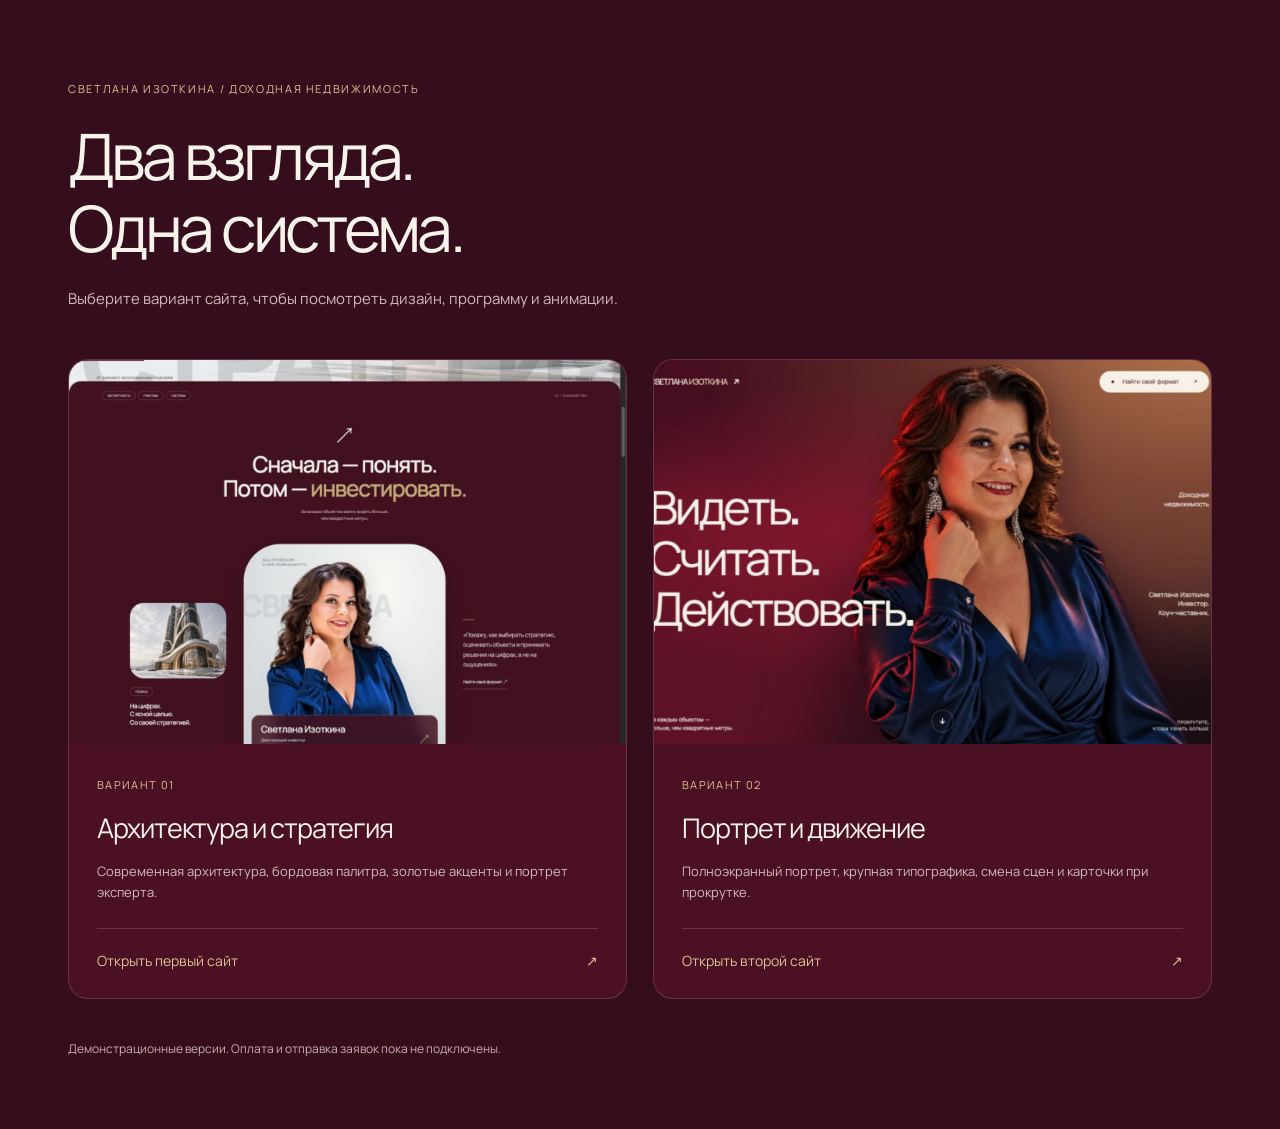
<file: index.html>
<!doctype html>
<html lang="ru">
<head>
  <meta charset="utf-8">
  <meta name="viewport" content="width=device-width,initial-scale=1">
  <meta name="theme-color" content="#4b1023">
  <title>Светлана Изоткина — два варианта сайта</title>
  <style>
    @font-face{font-family:Manrope;src:url('variant-2/assets/manrope.ttf') format('truetype');font-display:swap}
    *{box-sizing:border-box}body{margin:0;background:#350d1c;color:#f8f3eb;font-family:Manrope,Arial,sans-serif}main{max-width:1200px;margin:auto;padding:70px 28px}.label{color:#dbc291;letter-spacing:.15em;font-size:11px}h1{font-size:clamp(32px,5vw,66px);font-weight:400;letter-spacing:-.055em;line-height:1.12;margin:24px 0}header p:last-child{color:#d2b9c0;font-size:15px;line-height:1.6}.grid{display:grid;grid-template-columns:1fr 1fr;gap:26px;margin-top:48px}.card{display:block;border:1px solid #ffffff25;border-radius:20px;overflow:hidden;color:inherit;text-decoration:none;background:#4b1023;transition:transform .3s,border-color .3s}.card:hover{transform:translateY(-6px);border-color:#dbc291}.card:focus-visible{outline:3px solid #dbc291;outline-offset:6px}.card img{width:100%;aspect-ratio:1.45;object-fit:cover;object-position:top;display:block}.text{padding:28px}.number{font-size:11px;letter-spacing:.12em;color:#dbc291}h2{font-size:27px;font-weight:400;letter-spacing:-.04em;margin:15px 0}.text p{color:#d2b9c0;font-size:13px;line-height:1.6}.button{display:flex;justify-content:space-between;border-top:1px solid #ffffff25;padding-top:22px;margin-top:25px;font-size:14px;color:#dbc291}footer{margin-top:40px;font-size:12px;color:#c8aeb6;line-height:1.7}@media(max-width:700px){main{padding:40px 20px}.grid{grid-template-columns:1fr;margin-top:30px}.text{padding:24px}}@media(prefers-reduced-motion:reduce){.card{transition:none}}
  </style>
</head>
<body><main>
  <header><p class="label">СВЕТЛАНА ИЗОТКИНА / ДОХОДНАЯ НЕДВИЖИМОСТЬ</p><h1>Два взгляда.<br>Одна система.</h1><p>Выберите вариант сайта, чтобы посмотреть дизайн, программу и анимации.</p></header>
  <div class="grid">
    <a class="card" href="variant-1/"><img src="previews/variant-1.jpg" alt="Первый вариант: архитектурная композиция в бордовых тонах"><div class="text"><span class="number">ВАРИАНТ 01</span><h2>Архитектура и стратегия</h2><p>Современная архитектура, бордовая палитра, золотые акценты и портрет эксперта.</p><span class="button">Открыть первый сайт <span aria-hidden="true">↗</span></span></div></a>
    <a class="card" href="variant-2/"><img src="previews/variant-2.jpg" alt="Второй вариант: крупный портрет Светланы и выразительная типографика"><div class="text"><span class="number">ВАРИАНТ 02</span><h2>Портрет и движение</h2><p>Полноэкранный портрет, крупная типографика, смена сцен и карточки при прокрутке.</p><span class="button">Открыть второй сайт <span aria-hidden="true">↗</span></span></div></a>
  </div>
  <footer>Демонстрационные версии. Оплата и отправка заявок пока не подключены.</footer>
</main></body>
</html>
</file>
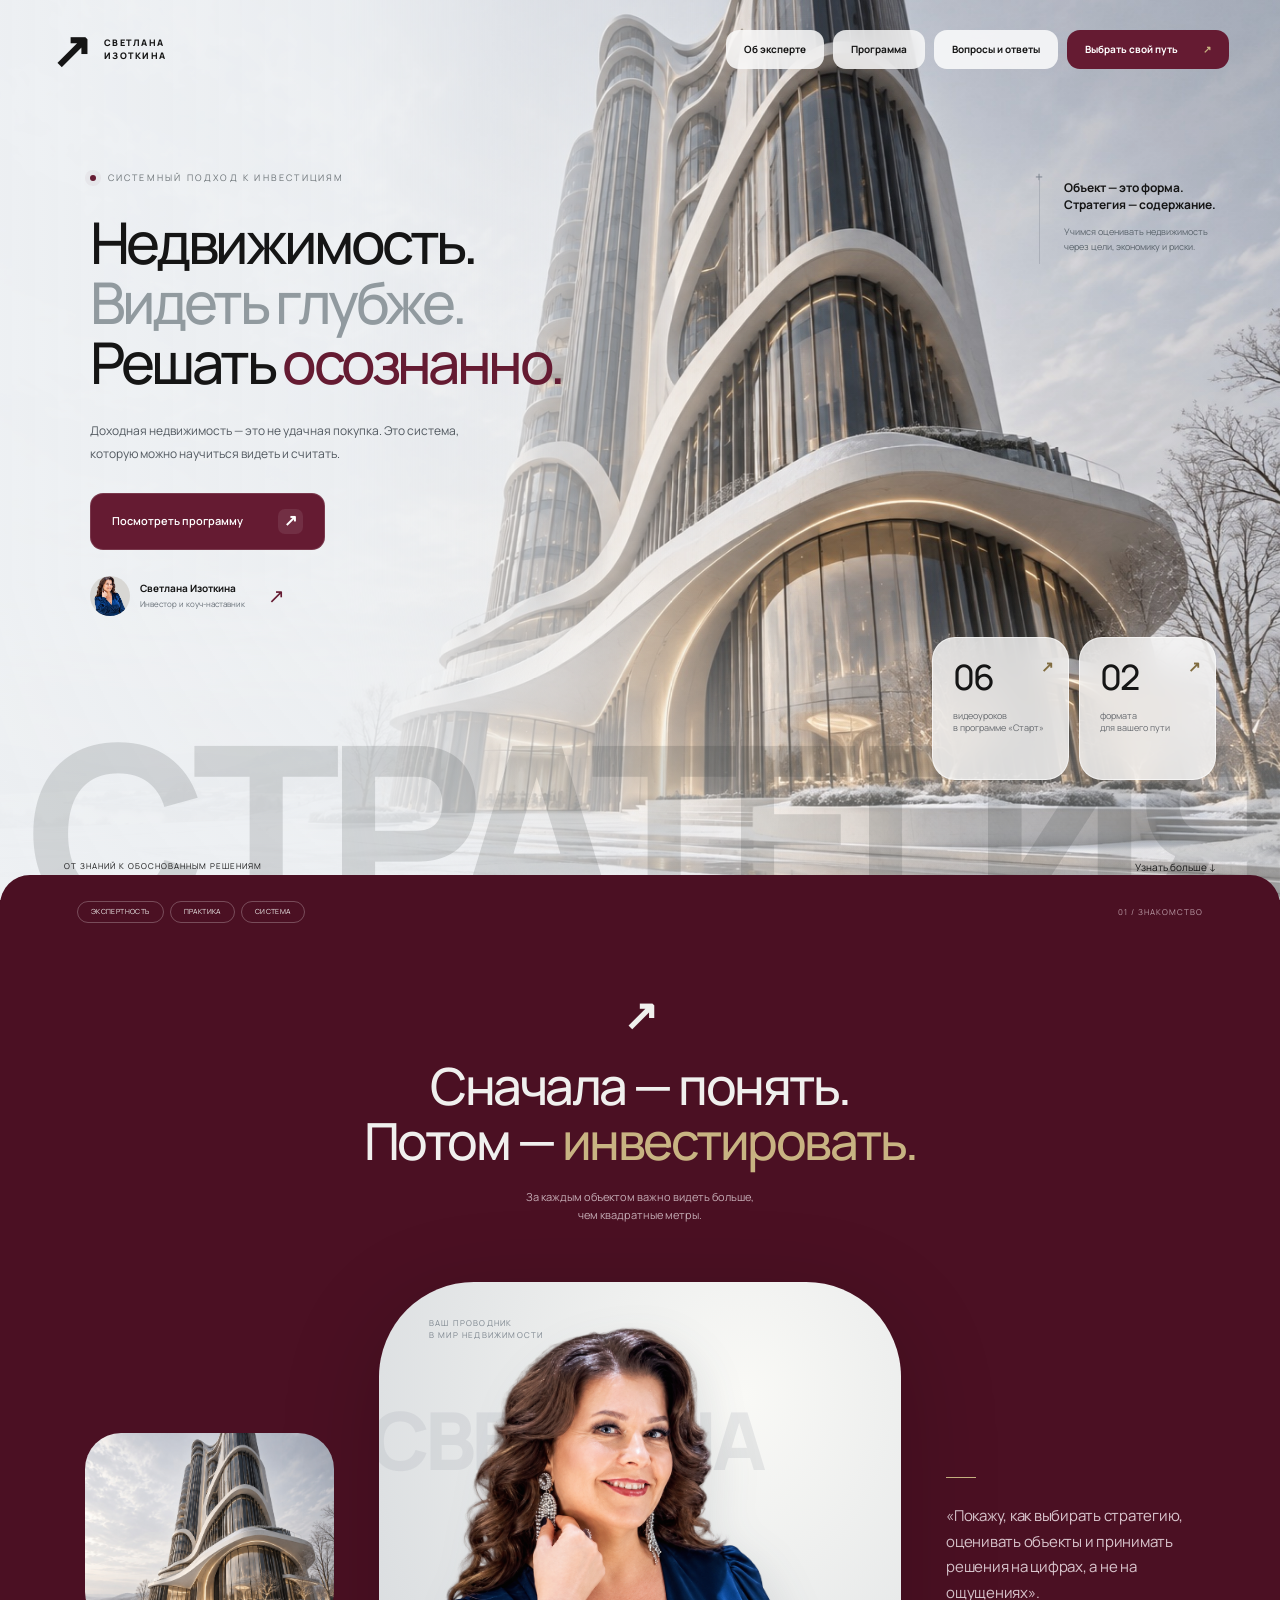
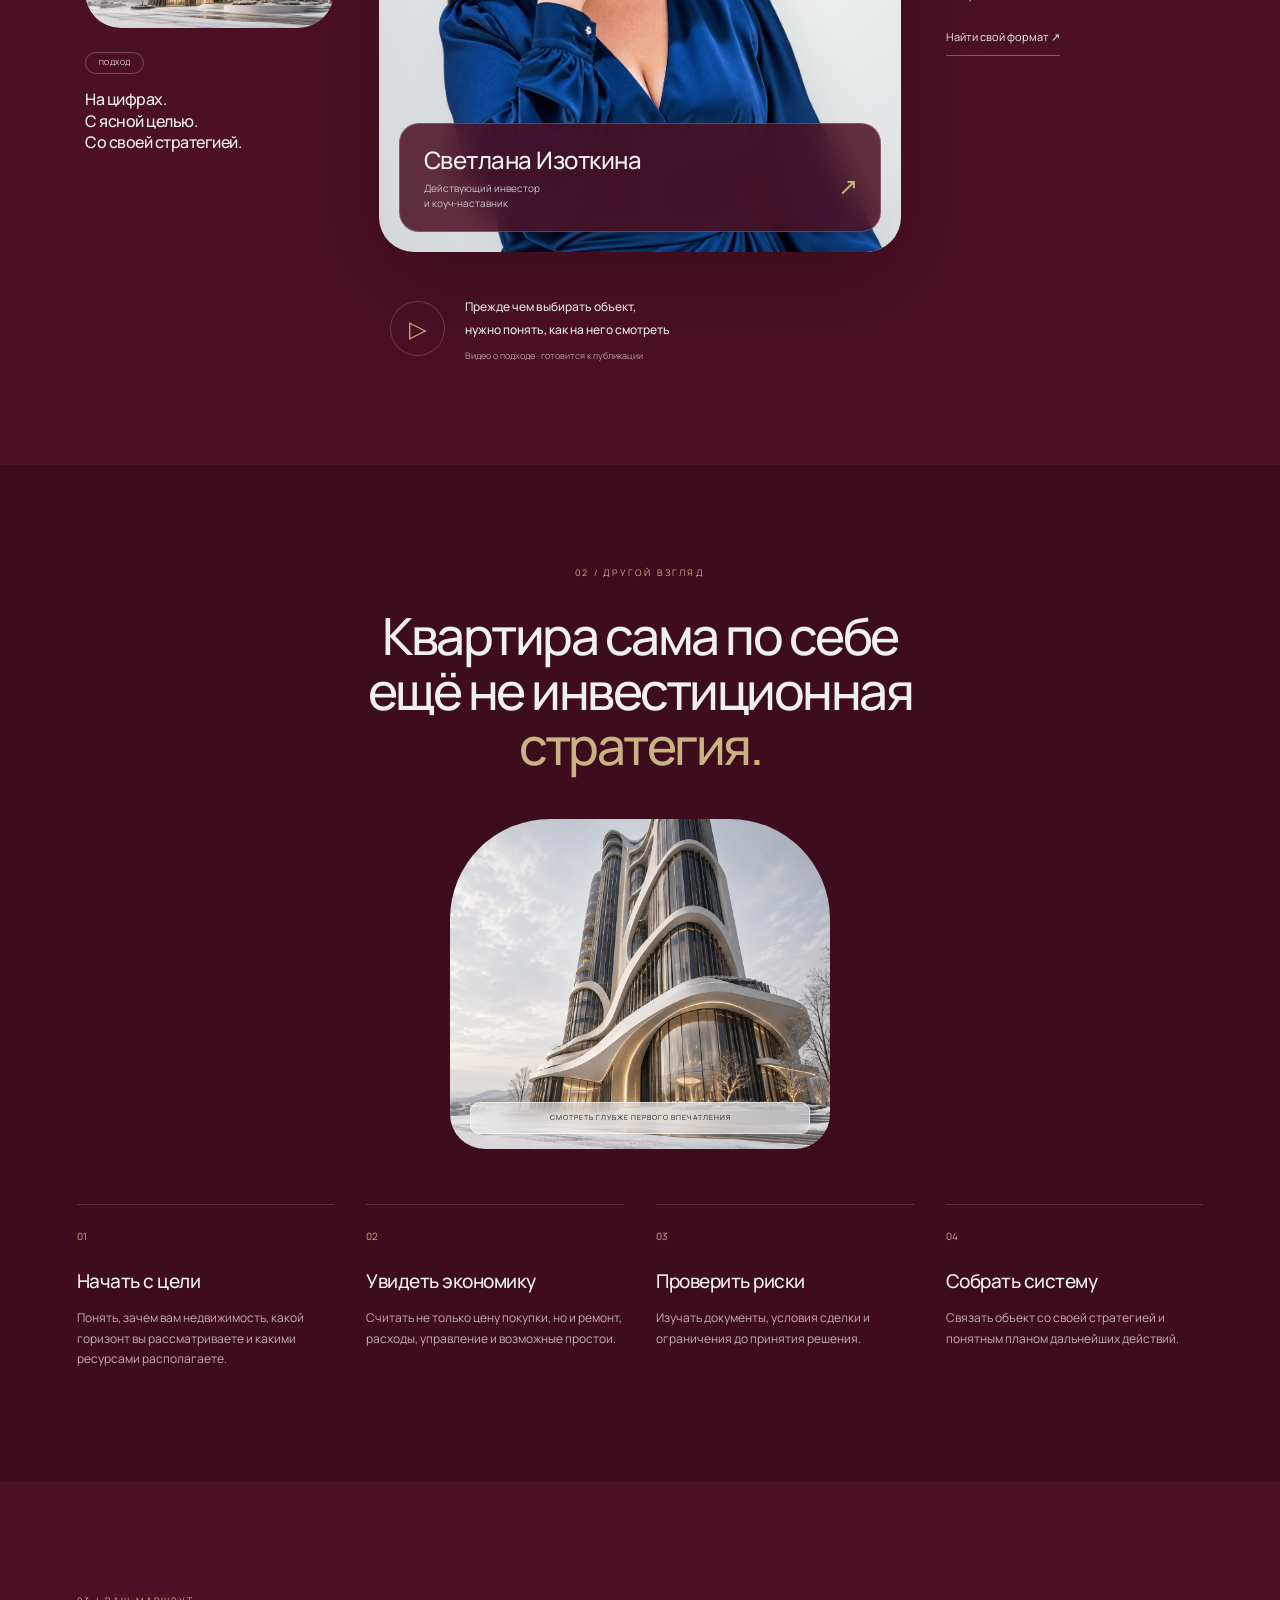
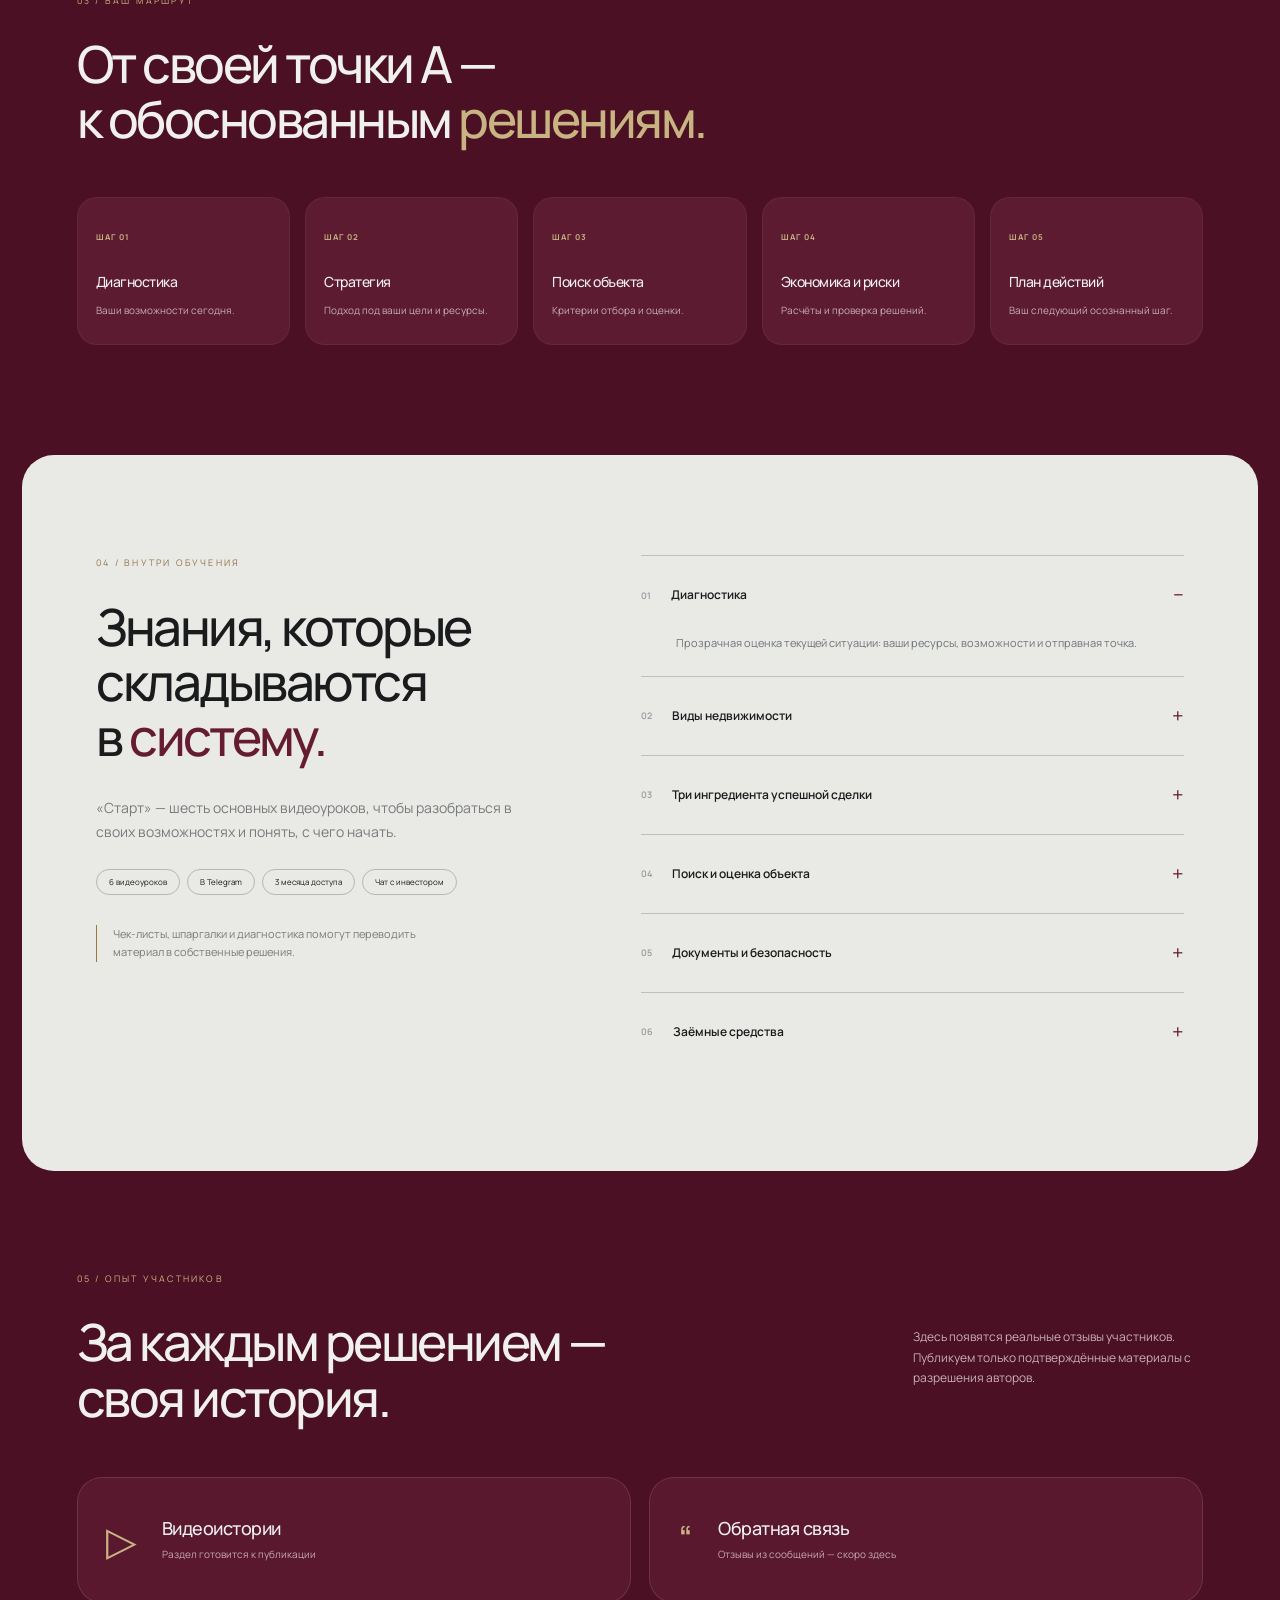
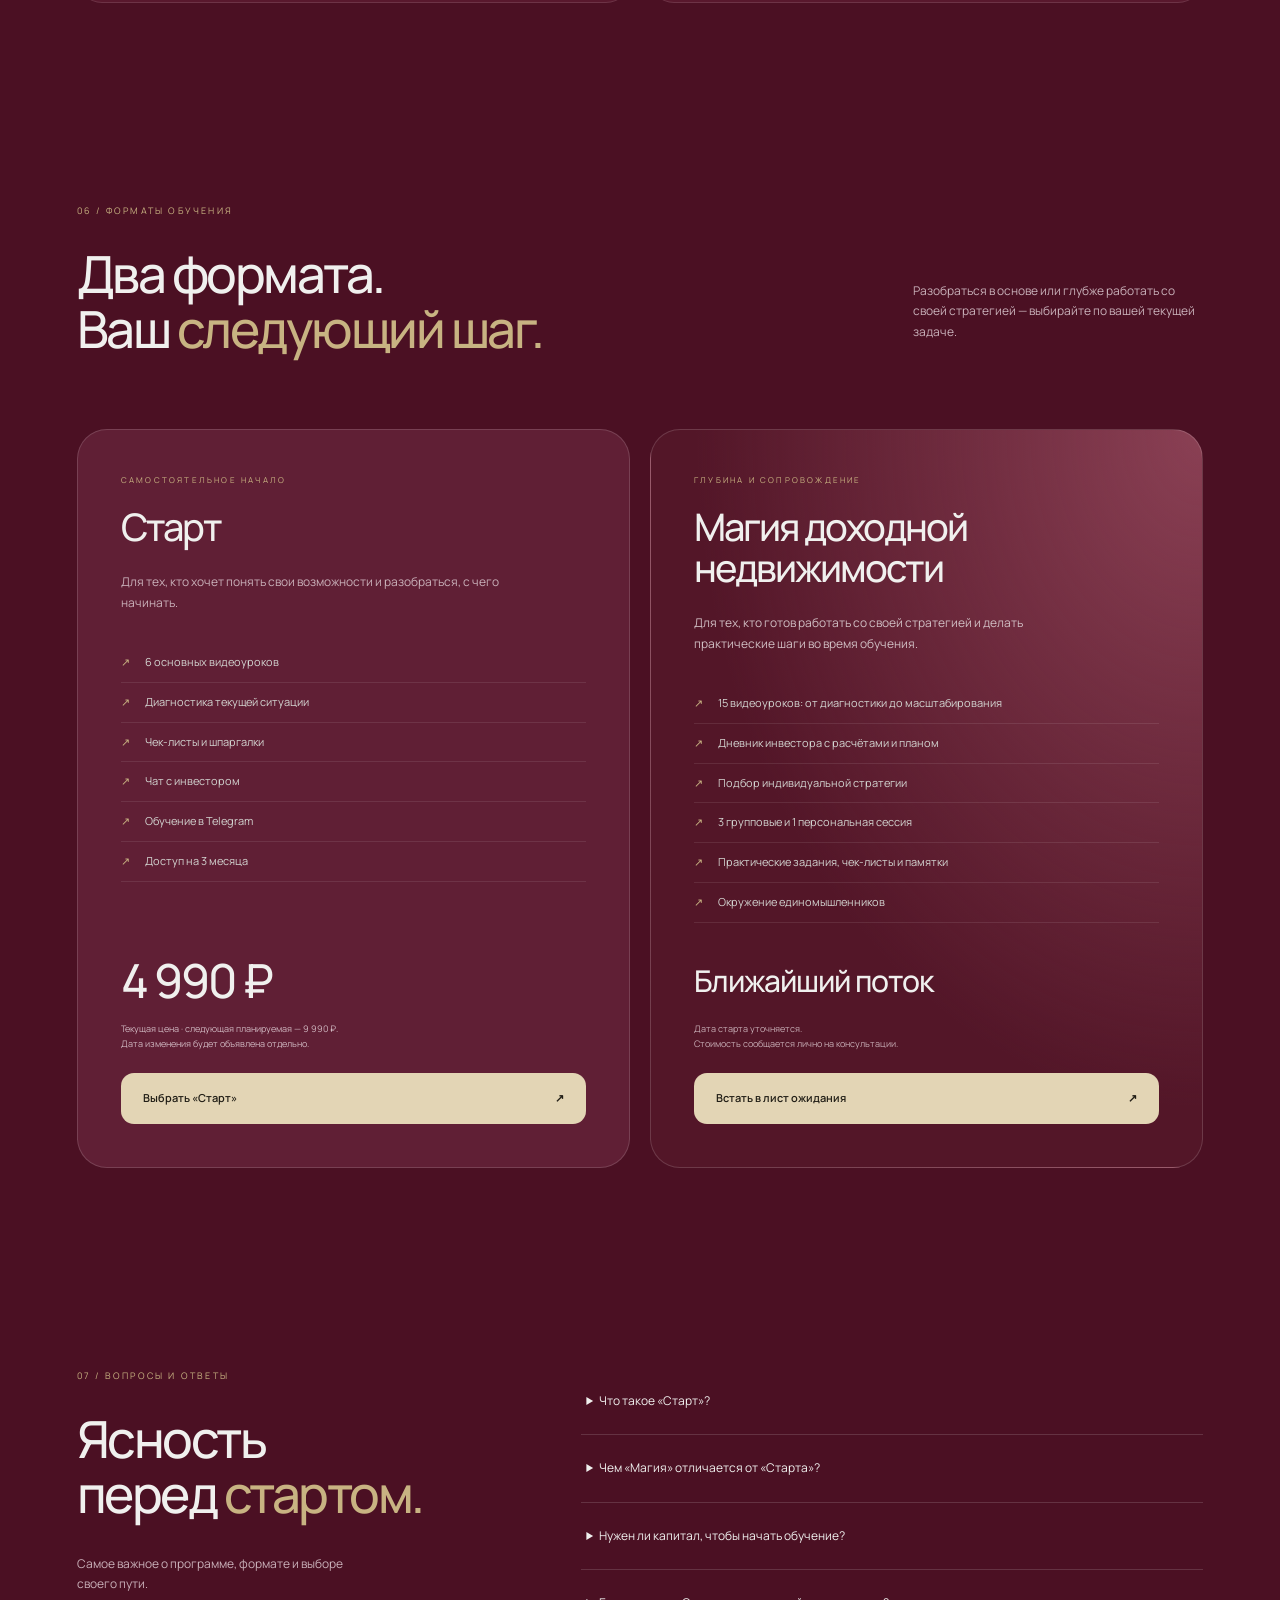
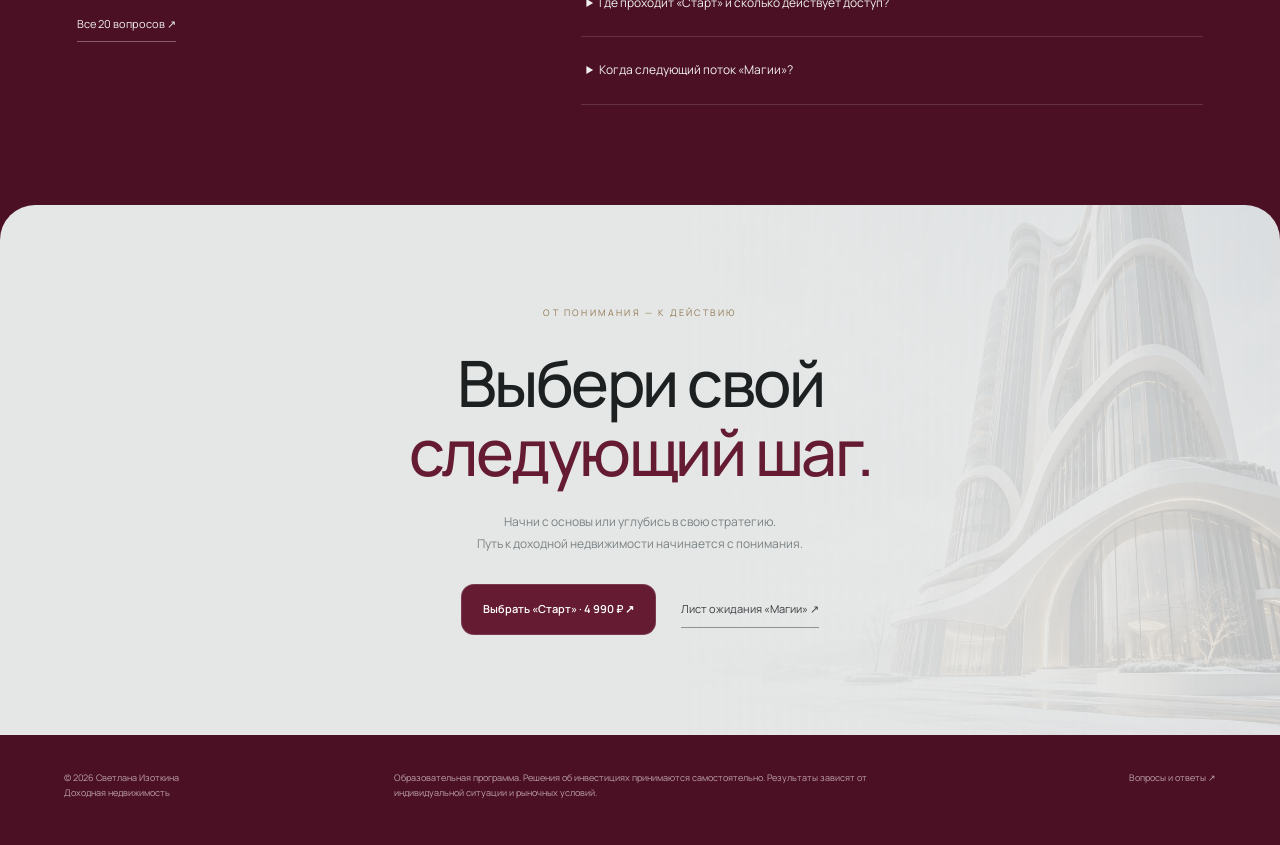
<file: variant-1/index.html>
<!doctype html><html lang="ru"><head><meta charset="utf-8"><meta name="viewport" content="width=device-width,initial-scale=1"><title>Доходная недвижимость · Светлана Изоткина</title><meta name="theme-color" content="#4b1023"><meta name="description" content="Системный подход к доходной недвижимости. Образовательные программы Светланы Изоткиной: от диагностики до стратегии."><link rel="icon" href="data:image/svg+xml,%3Csvg xmlns='http://www.w3.org/2000/svg' viewBox='0 0 64 64'%3E%3Crect width='64' height='64' fill='%234b101e'/%3E%3Cpath d='M18 50V20h14V10h14v40' stroke='%23d7ae61' fill='none' stroke-width='4'/%3E%3C/svg%3E"><link rel="stylesheet" href="style.css"></head><body><header><nav class="nav" aria-label="Основная навигация"><a class="brand" href="./"><span class="brand-symbol" aria-hidden="true">↗</span><span>СВЕТЛАНА<br>ИЗОТКИНА</span></a><a class="nav-pill" href="./#author">Об эксперте</a><a class="nav-pill" href="./#program">Программа</a><a class="nav-pill" href="?page=faq">Вопросы и ответы</a><a class="nav-cta" href="./#formats">Выбрать свой путь <span>↗</span></a><button class="menu-toggle" aria-label="Открыть меню" aria-expanded="false">☰</button></nav><div class="mobile-menu" hidden><a href="./#author">Об эксперте</a><a href="./#program">Программа</a><a href="./#formats">Форматы обучения</a><a href="?page=faq">Вопросы и ответы</a></div></header>
<section class="hero"><img class="hero-architecture" src="assets/architecture.jpg" alt="Концептуальная визуализация современной архитектуры" fetchpriority="high"><div class="hero-wash"></div><div class="hero-content"><p class="eyebrow"><span class="status-dot"></span> СИСТЕМНЫЙ ПОДХОД К ИНВЕСТИЦИЯМ</p><h1>Недвижимость.<br><span>Видеть глубже.</span><br>Решать <em>осознанно.</em></h1><p class="hero-offer">Доходная недвижимость — это не удачная покупка. Это система, которую можно научиться видеть и считать.</p><a class="btn" href="./#program">Посмотреть программу <span class="arrow-box">↗</span></a><a class="expert-mini" href="./#author"><img src="assets/expert-cutout.png" alt=""><span><b>Светлана Изоткина</b><small>Инвестор и коуч-наставник</small></span><span>↗</span></a></div><div class="hero-side"><span class="crosshair">+</span><b>Объект — это форма.<br>Стратегия — содержание.</b><p>Учимся оценивать недвижимость<br>через цели, экономику и риски.</p></div><div class="hero-facts"><a href="./#program"><span>06</span><small>видеоуроков<br>в программе «Старт»</small><b>↗</b></a><a href="./#formats"><span>02</span><small>формата<br>для вашего пути</small><b>↗</b></a></div><div class="hero-word" aria-hidden="true">СТРАТЕГИЯ</div><div class="hero-foot"><span>ОТ ЗНАНИЙ К ОБОСНОВАННЫМ РЕШЕНИЯМ</span><a href="./#author">Узнать больше ↓</a></div></section>
<main><section id="author" class="expert-section reveal"><div class="section-meta"><span class="pill">ЭКСПЕРТНОСТЬ</span><span class="pill">ПРАКТИКА</span><span class="pill">СИСТЕМА</span><span class="section-no">01 / ЗНАКОМСТВО</span></div><div class="center-title"><span class="section-mark" aria-hidden="true">↗</span><h2>Сначала — понять.<br>Потом — <em>инвестировать.</em></h2><p>За каждым объектом важно видеть больше,<br>чем квадратные метры.</p></div><div class="expert-composition"><div class="expert-aside"><div class="detail-image"><img src="assets/architecture.jpg" alt="Архитектурная концепция с плавными линиями фасада" loading="lazy"></div><span class="pill">ПОДХОД</span><h3>На цифрах.<br>С ясной целью.<br>Со своей стратегией.</h3></div><div class="portrait-card"><div class="portrait-type" aria-hidden="true">СВЕТЛАНА</div><span class="portrait-label">ВАШ ПРОВОДНИК<br>В МИР НЕДВИЖИМОСТИ</span><img class="expert-photo" src="assets/expert-cutout.png" alt="Светлана Изоткина — инвестор и коуч-наставник" loading="eager"><div class="portrait-caption"><h3>Светлана Изоткина</h3><p>Действующий инвестор<br>и коуч-наставник</p><span>↗</span></div></div><div class="expert-aside right"><span class="tiny-line"></span><p>«Покажу, как выбирать стратегию, оценивать объекты и принимать решения на цифрах, а не на ощущениях».</p><a class="text-link" href="./#formats">Найти свой формат ↗</a></div></div><div class="author-video"><span class="video-icon" aria-hidden="true">▷</span><div><b>Прежде чем выбирать объект,<br>нужно понять, как на него смотреть</b><p>Видео о подходе · готовится к публикации</p></div></div></section>
<div class="dark"><section id="approach" class="reveal"><p class="eyebrow">02 / Другой взгляд</p><h2>Квартира сама по себе<br>ещё не инвестиционная<br><em>стратегия.</em></h2><div class="approach-art"><img src="assets/architecture.jpg" alt="Концептуальная архитектура — иллюстрация подхода" loading="lazy"><span>СМОТРЕТЬ ГЛУБЖЕ ПЕРВОГО ВПЕЧАТЛЕНИЯ</span></div><div class="steps"><article><span class="num">01</span><h3>Начать с цели</h3><p>Понять, зачем вам недвижимость, какой горизонт вы рассматриваете и какими ресурсами располагаете.</p></article><article><span class="num">02</span><h3>Увидеть экономику</h3><p>Считать не только цену покупки, но и ремонт, расходы, управление и возможные простои.</p></article><article><span class="num">03</span><h3>Проверить риски</h3><p>Изучать документы, условия сделки и ограничения до принятия решения.</p></article><article><span class="num">04</span><h3>Собрать систему</h3><p>Связать объект со своей стратегией и понятным планом дальнейших действий.</p></article></div></section></div>
<section class="journey reveal"><p class="eyebrow">03 / Ваш маршрут</p><h2>От своей точки А —<br>к обоснованным <em>решениям.</em></h2><div class="path"><article><b>ШАГ 01</b><h3>Диагностика</h3><p>Ваши возможности сегодня.</p></article><article><b>ШАГ 02</b><h3>Стратегия</h3><p>Подход под ваши цели и ресурсы.</p></article><article><b>ШАГ 03</b><h3>Поиск объекта</h3><p>Критерии отбора и оценки.</p></article><article><b>ШАГ 04</b><h3>Экономика и риски</h3><p>Расчёты и проверка решений.</p></article><article><b>ШАГ 05</b><h3>План действий</h3><p>Ваш следующий осознанный шаг.</p></article></div></section>
<div class="program"><section id="program" class="reveal"><div class="program-grid"><div><p class="eyebrow">04 / Внутри обучения</p><h2>Знания, которые<br>складываются<br>в <em>систему.</em></h2><p class="muted">«Старт» — шесть основных видеоуроков, чтобы разобраться в своих возможностях и понять, с чего начать.</p><div class="tags"><span>6 видеоуроков</span><span>В Telegram</span><span>3 месяца доступа</span><span>Чат с инвестором</span></div><div class="materials">Чек-листы, шпаргалки и диагностика помогут переводить материал в собственные решения.</div></div><div id="lessons"></div></div></section></div>
<section id="reviews" class="reveal"><div class="section-top"><div><p class="eyebrow">05 / Опыт участников</p><h2>За каждым решением —<br>своя история.</h2></div><p>Здесь появятся реальные отзывы участников. Публикуем только подтверждённые материалы с разрешения авторов.</p></div><div class="testimonials"><div class="empty-review"><span class="icon">▷</span><div><h3>Видеоистории</h3><p>Раздел готовится к публикации</p></div></div><div class="empty-review"><span class="icon">“</span><div><h3>Обратная связь</h3><p>Отзывы из сообщений — скоро здесь</p></div></div></div></section>
<section id="formats" class="reveal"><p class="eyebrow">06 / Форматы обучения</p><div class="section-top"><h2>Два формата.<br>Ваш <em>следующий шаг.</em></h2><p>Разобраться в основе или глубже работать со своей стратегией — выбирайте по вашей текущей задаче.</p></div><div class="prices"><article class="price-card"><p class="eyebrow">Самостоятельное начало</p><h3>Старт</h3><p class="muted">Для тех, кто хочет понять свои возможности и разобраться, с чего начинать.</p><ul><li>6 основных видеоуроков</li><li>Диагностика текущей ситуации</li><li>Чек-листы и шпаргалки</li><li>Чат с инвестором</li><li>Обучение в Telegram</li><li>Доступ на 3 месяца</li></ul><div class="price">4 990 ₽</div><p class="price-note">Текущая цена · следующая планируемая — 9 990 ₽.<br>Дата изменения будет объявлена отдельно.</p><button class="btn" data-modal="start">Выбрать «Старт» <span>↗</span></button></article><article class="price-card special"><p class="eyebrow">Глубина и сопровождение</p><h3>Магия доходной<br>недвижимости</h3><p class="muted">Для тех, кто готов работать со своей стратегией и делать практические шаги во время обучения.</p><ul><li>15 видеоуроков: от диагностики до масштабирования</li><li>Дневник инвестора с расчётами и планом</li><li>Подбор индивидуальной стратегии</li><li>3 групповые и 1 персональная сессия</li><li>Практические задания, чек-листы и памятки</li><li>Окружение единомышленников</li></ul><div class="price">Ближайший поток</div><p class="price-note">Дата старта уточняется.<br>Стоимость сообщается лично на консультации.</p><button class="btn" data-modal="magic">Встать в лист ожидания <span>↗</span></button></article></div></section>
<section id="faq" class="reveal"><div class="faq-wrap"><div><p class="eyebrow">07 / Вопросы и ответы</p><h2>Ясность<br>перед <em>стартом.</em></h2><p class="muted">Самое важное о программе, формате и выборе своего пути.</p><a id="allFaqLink" class="text-link" href="?page=faq">Все 20 вопросов ↗</a></div><div><div id="shortFaq"></div><div id="moreFaq" hidden></div></div></div></section>
<div class="final"><section class="reveal"><p class="eyebrow">От понимания — к действию</p><h2>Выбери свой<br><em>следующий шаг.</em></h2><p class="lead">Начни с основы или углубись в свою стратегию.<br>Путь к доходной недвижимости начинается с понимания.</p><div class="actions"><button class="btn" data-modal="start">Выбрать «Старт» · 4 990 ₽ ↗</button><button class="text-link" style="color:white;background:none;border-top:0;border-left:0;border-right:0" data-modal="magic">Лист ожидания «Магии» ↗</button></div></section></div></main>
<footer><div>© <span id="year"></span> Светлана Изоткина<br>Доходная недвижимость</div><p>Образовательная программа. Решения об инвестициях принимаются самостоятельно. Результаты зависят от индивидуальной ситуации и рыночных условий.</p><a href="?page=faq">Вопросы и ответы ↗</a></footer><div class="mobile-cta"><span>Старт · <b>4 990 ₽</b></span><button class="btn" data-modal="start">Выбрать ↗</button></div>
<dialog id="modal" aria-labelledby="modalTitle"><button class="close" aria-label="Закрыть">×</button><p class="eyebrow" id="modalLabel"></p><h2 id="modalTitle"></h2><p class="notice">Предварительный просмотр формы. Приём заявок и оплата ещё не открыты. Введённые данные никуда не отправляются.</p><form id="form"><label>Имя и фамилия<input name="name" required minlength="2" maxlength="160" autocomplete="name" placeholder="Как к вам обращаться"></label><label>Телефон<input name="phone" required pattern="[+0-9() \-]{7,25}" type="tel" autocomplete="tel" placeholder="+7 …"></label><label>Telegram<input name="telegram" required pattern="@?[A-Za-z0-9_]{5,32}" placeholder="@username"></label><div id="extraFields"></div><button class="btn" type="submit">Проверить заполнение ↗</button><p id="formResult" role="status" class="muted" style="font-size:12px"></p></form></dialog>
<script>
const lessons=[['Диагностика','Прозрачная оценка текущей ситуации: ваши ресурсы, возможности и отправная точка.'],['Виды недвижимости','С чего начинать именно вам и какие направления рассматривать.'],['Три ингредиента успешной сделки','Ключевые составляющие, которые важно учитывать в принятии решения.'],['Поиск и оценка объекта','Как искать подходящий объект и оценивать его по понятным критериям.'],['Документы и безопасность','Подготовка документов и вопросы безопасности сделки.'],['Заёмные средства','Доступные инструменты инвестирования и использование заёмных средств.']];
document.querySelector('#lessons').innerHTML=lessons.map((x,i)=>`<details class="lesson" ${i===0?'open':''}><summary><span>0${i+1}</span>${x[0]}</summary><p>${x[1]}</p></details>`).join('');
const faqs=[['О программе и формате','Что такое «Старт»?','Базовая образовательная программа из шести видеоуроков: диагностика, виды недвижимости, поиск объектов, документы и инструменты инвестирования.'],['О выборе тарифа','Чем «Магия» отличается от «Старта»?','«Магия» включает 15 видеоуроков, практику, дневник инвестора, подбор индивидуальной стратегии и четыре стратегические сессии.'],['О деньгах и капитале','Нужен ли капитал, чтобы начать обучение?','Программа начинается с диагностики ваших текущих возможностей. Требования к капиталу для участия в конкретном формате уточняются на консультации.'],['О времени и доступе','Где проходит «Старт» и сколько действует доступ?','Обучение проходит в Telegram. Доступ к «Старту» предоставляется на три месяца.'],['О листе ожидания','Когда следующий поток «Магии»?','Дата пока не определена. Она будет сообщена при консультации.'],['О стоимости и оплате','Сколько стоит «Старт»?','Указанная текущая цена — 4 990 ₽. Следующая планируемая цена — 9 990 ₽; дата изменения должна быть подтверждена.'],['О стоимости и оплате','Сколько стоит «Магия»?','Стоимость фиксируется для участников соответствующего потока и сообщается лично на консультации.'],['О программе и формате','Какие темы входят в «Старт»?','Диагностика, виды недвижимости, составляющие успешной сделки, поиск и оценка объектов, документы и заёмные средства.'],['О программе и формате','Будут ли дополнительные материалы?','В «Старте» предусмотрены диагностика, чек-листы и шпаргалки. В «Магии» — также дневник инвестора.'],['О программе и формате','Что такое дневник инвестора?','Материал для расчётов, фиксации критериев, найденных объектов и плана действий в программе «Магия».'],['О программе и формате','Есть ли общение с инвестором?','В составе «Старта» предусмотрен чат с инвестором. Правила и график общения будут уточнены перед оформлением.'],['О выборе тарифа','Какой формат выбрать для первого знакомства?','«Старт» предназначен для тех, кто хочет разобраться в своих возможностях и понять, с чего начать.'],['О выборе тарифа','Кому подойдёт «Магия»?','Тем, кто хочет работать со своей стратегией и делать практические шаги во время обучения.'],['О программе и формате','Как проходят стратегические сессии?','В «Магии» предусмотрены три групповые и одна персональная сессия. Расписание уточняется для потока.'],['О рисках и безопасности','Гарантирует ли обучение доход?','Гарантированный инвестиционный результат не заявляется. Обучение посвящено системному анализу и обоснованным решениям.'],['О рисках и безопасности','Изучаются ли документы?','Подготовка документов и безопасность сделки входят в один из шести основных уроков «Старта».'],['О деньгах и капитале','Рассматриваются ли заёмные средства?','Да, в «Старте» есть урок о заёмных средствах и доступных инструментах инвестирования.'],['О листе ожидания','Что указать в анкете?','Имя, контакт, Telegram, опыт, цель участия и главный вопрос. Примерный капитал — необязательное поле.'],['О времени и доступе','Как получить доступ после покупки?','Обучение планируется в Telegram. Точная инструкция появится после подключения оплаты и системы выдачи доступа.'],['О стоимости и оплате','Можно ли оплатить сейчас?','Приём оплаты пока не открыт. Платёжный сервис, оферта и политика обработки данных ожидают подключения.']];
const faqHtml=x=>`<details class="faq-item"><summary>${x[1]}</summary><p>${x[2]}</p></details>`;document.querySelector('#shortFaq').innerHTML=faqs.slice(0,5).map(faqHtml).join('');document.querySelector('#moreFaq').innerHTML=faqs.slice(5).map(faqHtml).join('');if(new URLSearchParams(location.search).get('page')==='faq'){document.body.classList.add('faq-page');document.title='Вопросы и ответы · Доходная недвижимость';document.querySelector('#shortFaq').innerHTML=[...new Set(faqs.map(x=>x[0]))].map(cat=>`<h3 style="margin:35px 0 10px">${cat}</h3>${faqs.filter(x=>x[0]===cat).map(faqHtml).join('')}`).join('');document.querySelector('#moreFaq').innerHTML='';}
document.querySelectorAll('.building').forEach((b,j)=>{for(let i=0;i<(j?64:45);i++){const w=document.createElement('i');w.className='window'+((i*7+3)%11<4?' lit':'');w.style.animationDelay=(i%7)+'s';b.append(w)}});const obs=new IntersectionObserver(es=>es.forEach(e=>{if(e.isIntersecting){e.target.classList.add('visible');obs.unobserve(e.target)}}),{threshold:.08});document.querySelectorAll('.reveal').forEach(x=>obs.observe(x));document.querySelector('#year').textContent=new Date().getFullYear();
const modal=document.querySelector('#modal');document.querySelectorAll('[data-modal]').forEach(b=>b.addEventListener('click',()=>{const magic=b.dataset.modal==='magic';document.querySelector('#modalLabel').textContent=magic?'Анкета участника':'Формат «Старт»';document.querySelector('#modalTitle').textContent=magic?'Лист ожидания «Магии»':'Ваш первый шаг';document.querySelector('#form').reset();document.querySelector('#formResult').textContent='';document.querySelector('#extraFields').innerHTML=magic?'<label>Опыт в недвижимости<select name="experience"><option>Пока нет опыта</option><option>Есть собственная недвижимость</option><option>Есть инвестиционный опыт</option></select></label><label>Цель участия<textarea name="goal" required placeholder="Чего хотите достичь"></textarea></label><label>Примерный капитал (необязательно)<input name="capital" placeholder="По желанию"></label><label>Главный вопрос<textarea name="question" placeholder="Что хотелось бы обсудить"></textarea></label>':'<label>Email<input name="email" required type="email" autocomplete="email" placeholder="you@example.com"></label>';modal.showModal()}));document.querySelector('.close').onclick=()=>modal.close();modal.addEventListener('click',e=>{if(e.target===modal){const r=modal.getBoundingClientRect();if(e.clientX<r.left||e.clientX>r.right||e.clientY<r.top||e.clientY>r.bottom)modal.close()}});document.querySelector('#form').onsubmit=e=>{e.preventDefault();document.querySelector('#formResult').textContent='Поля заполнены корректно. Данные не отправлены: приём заявок и оплата пока не открыты.'};
</script><script src="motion.js"></script></body></html>
</file>
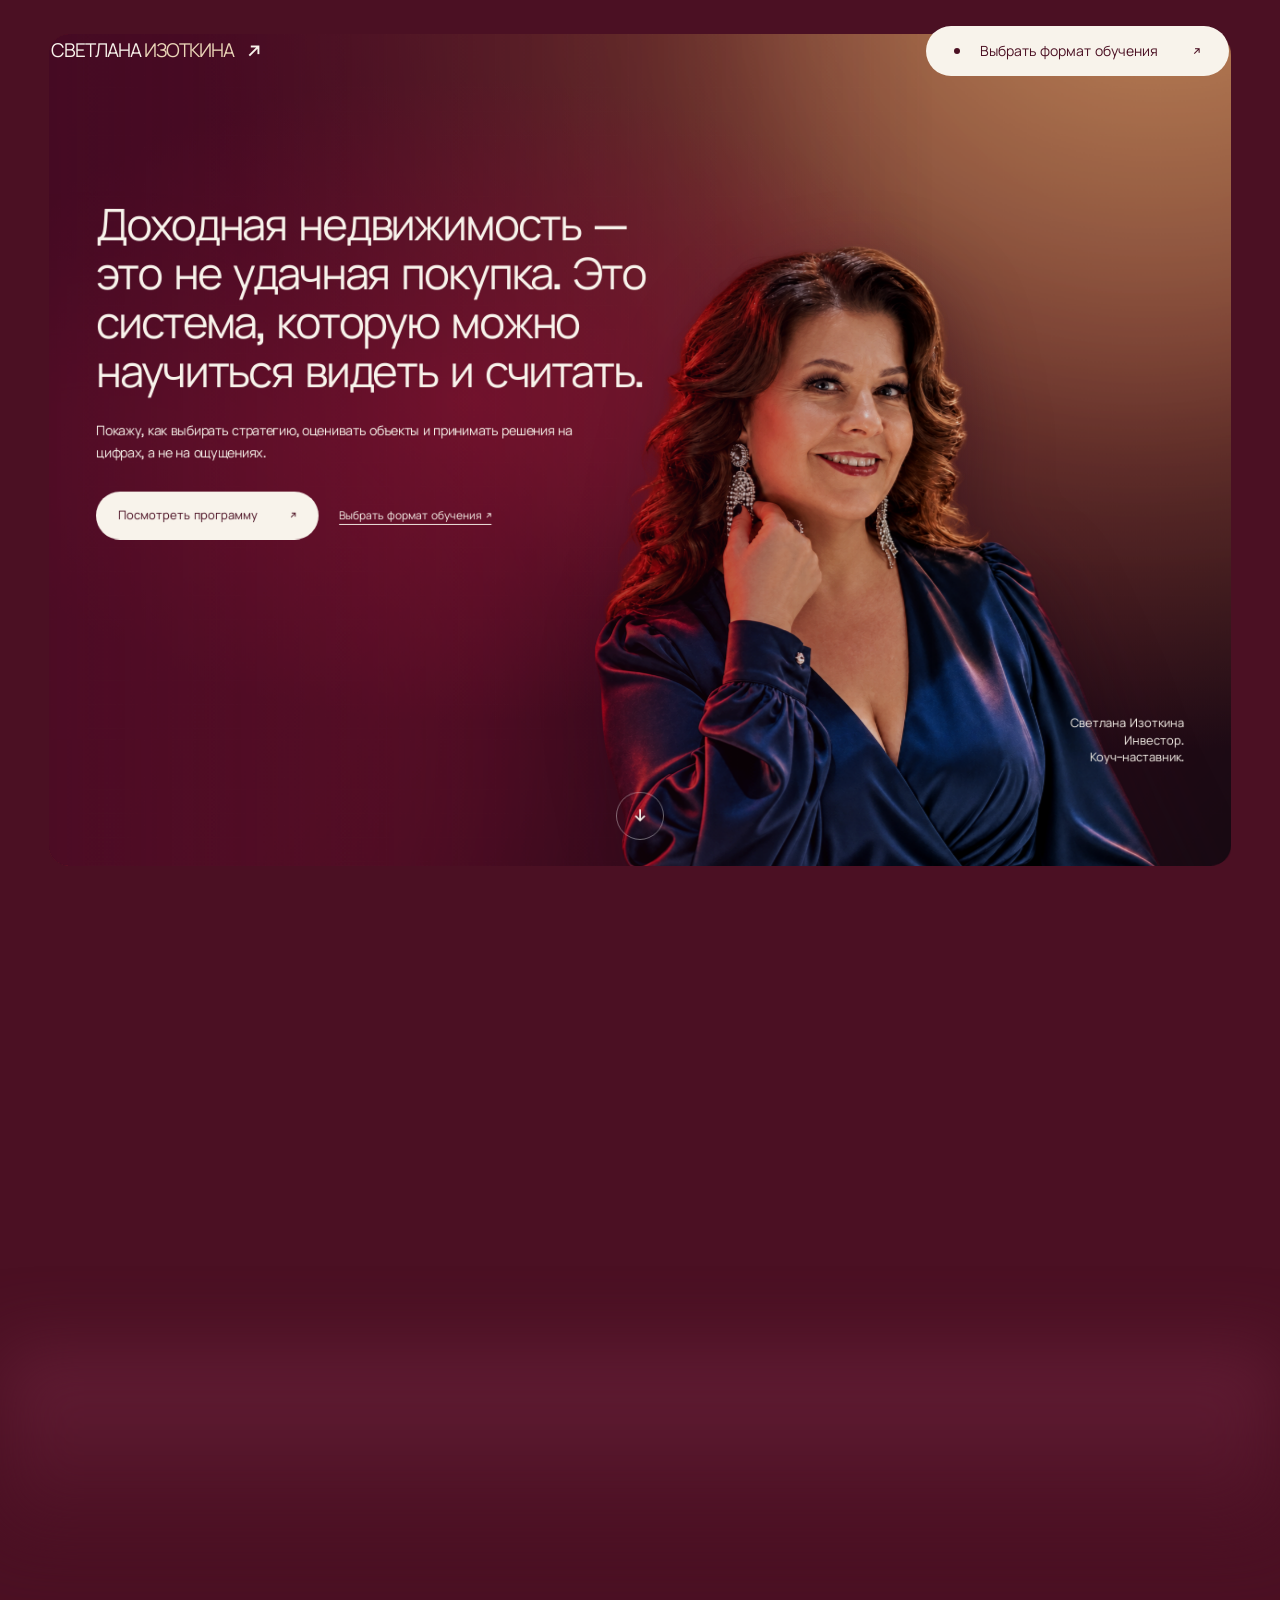
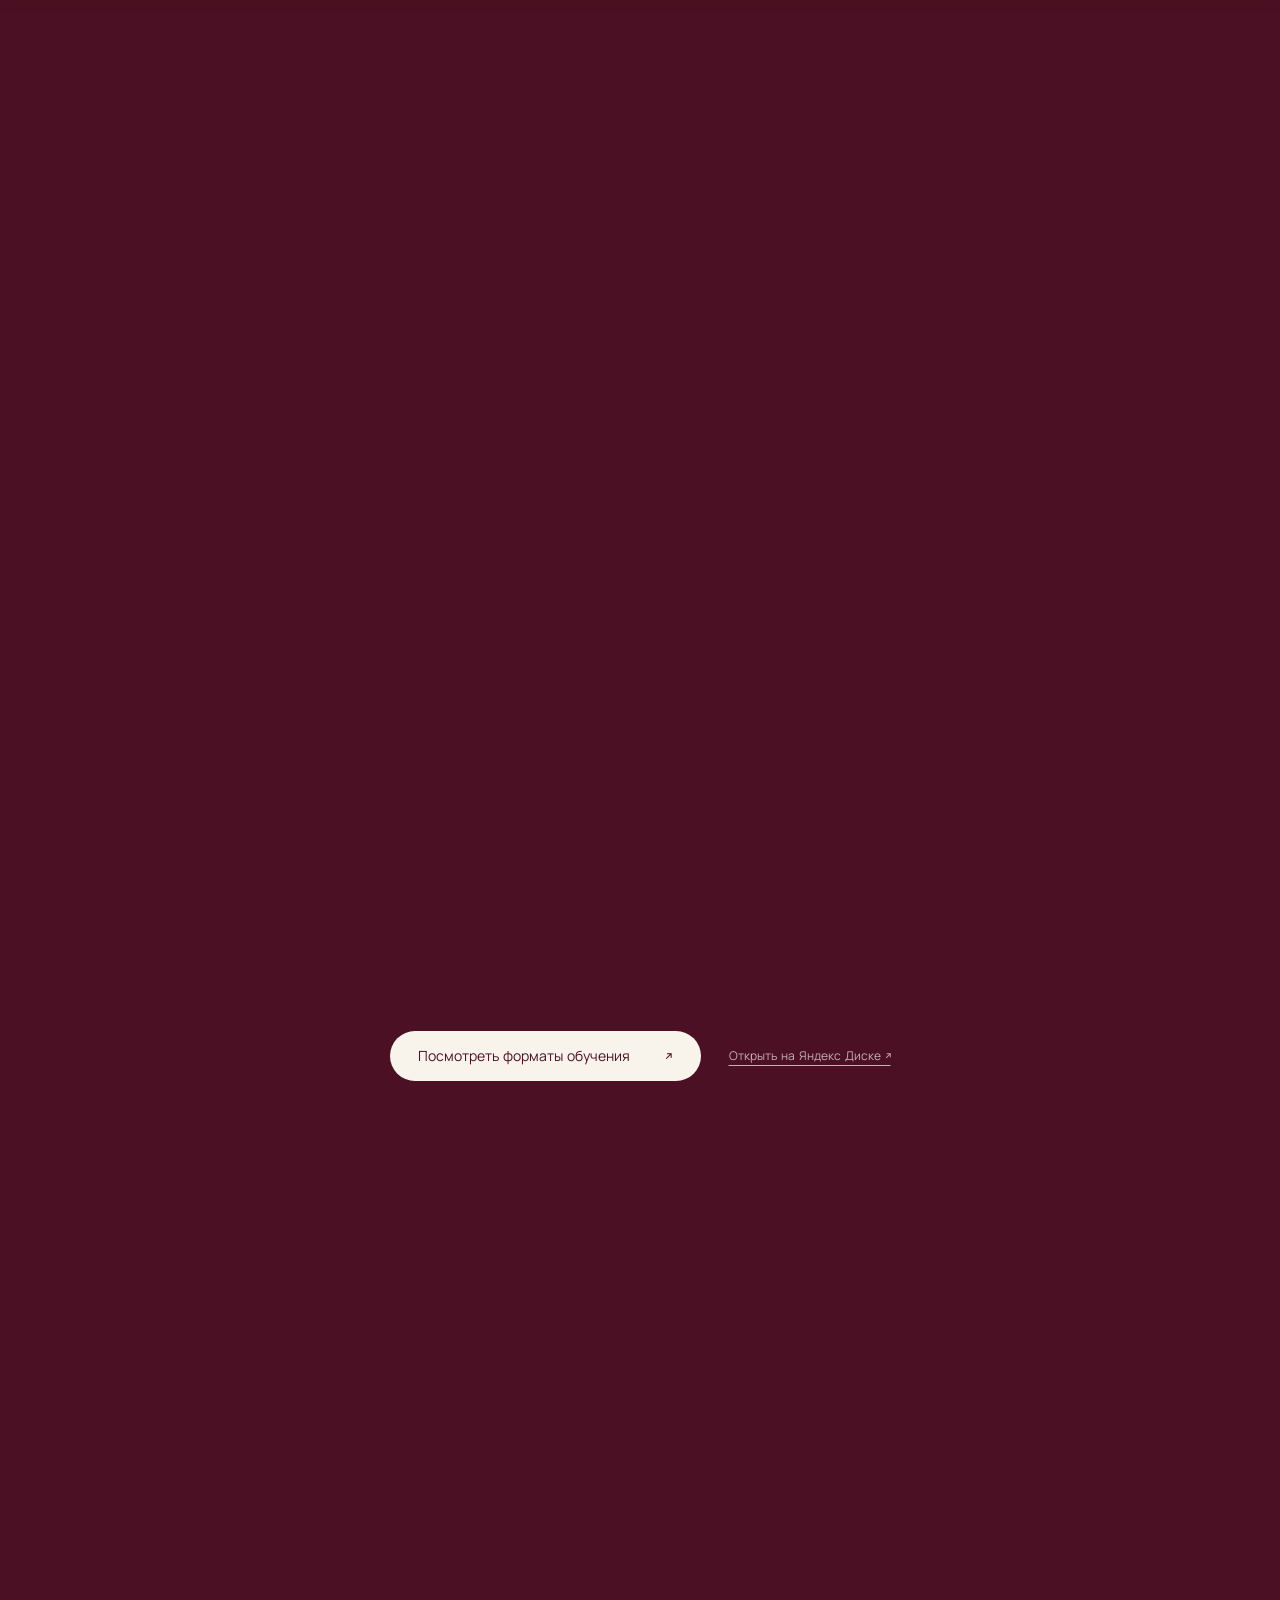
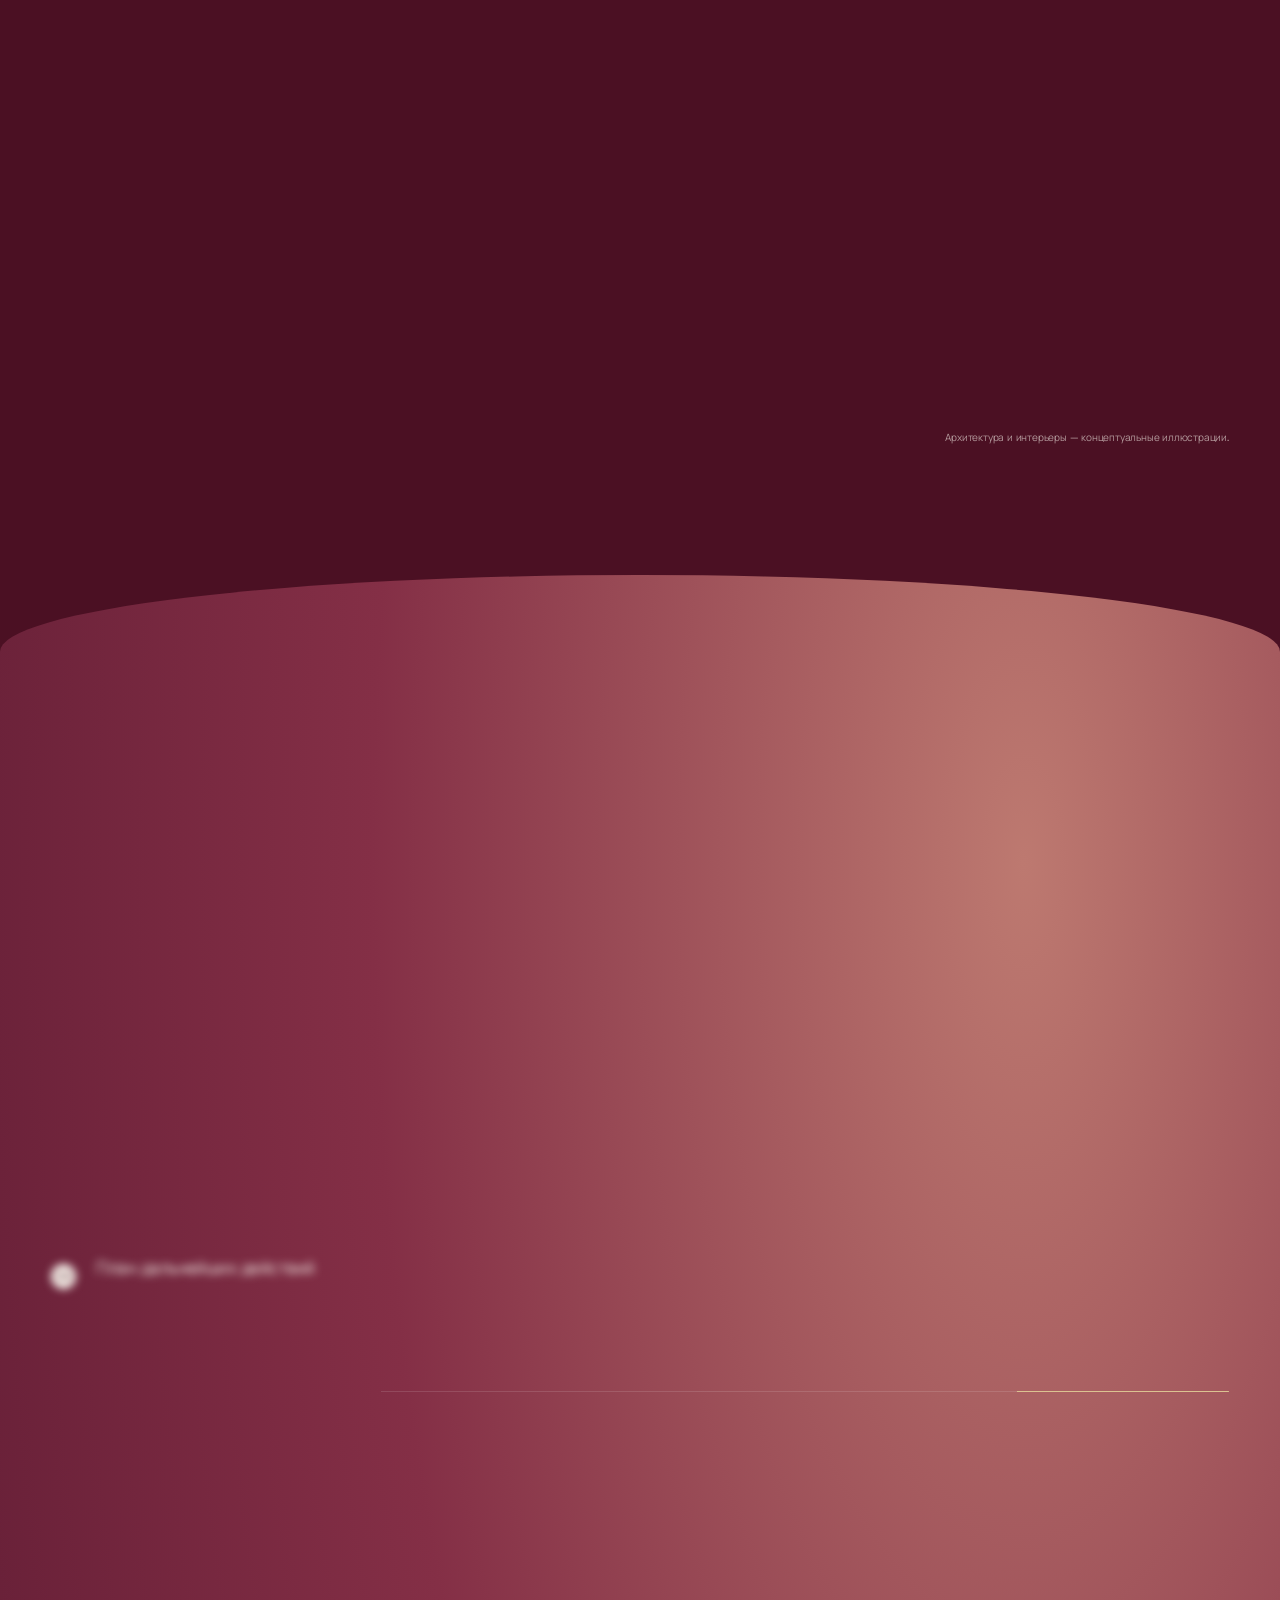
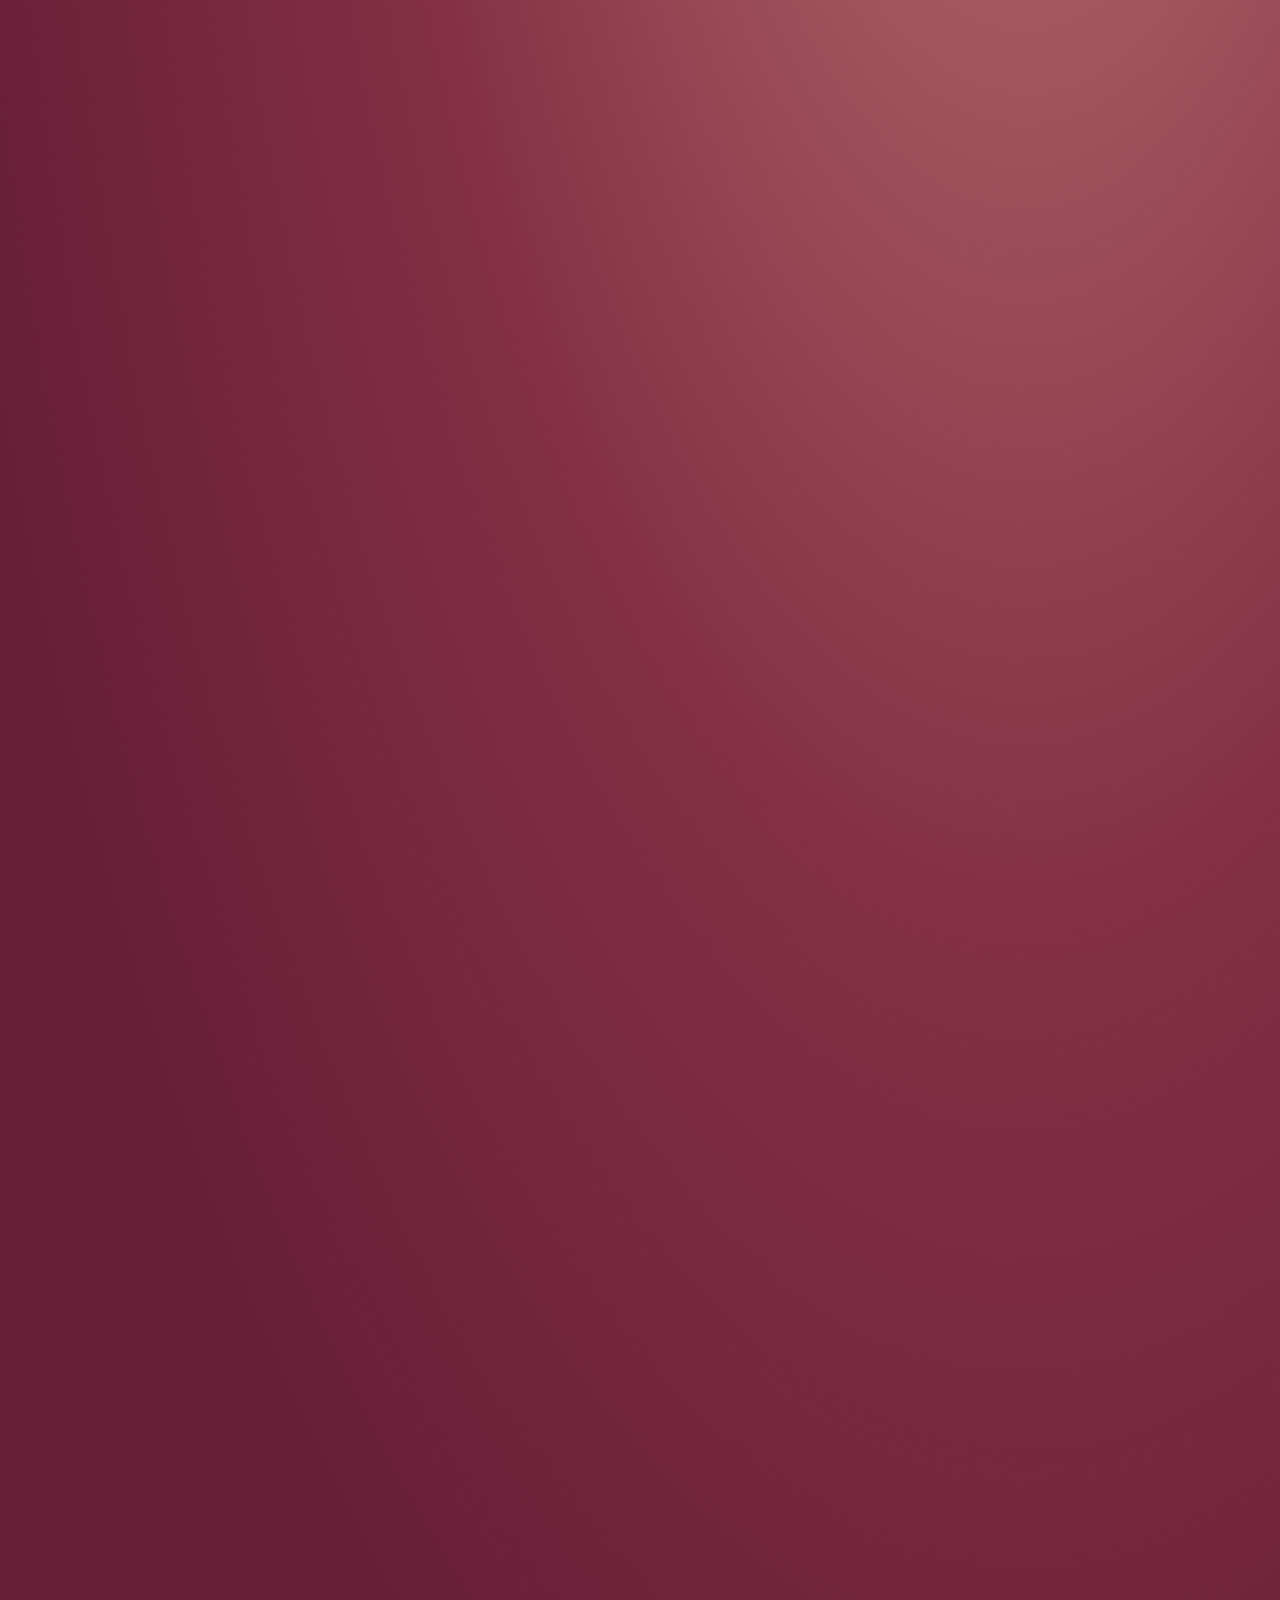
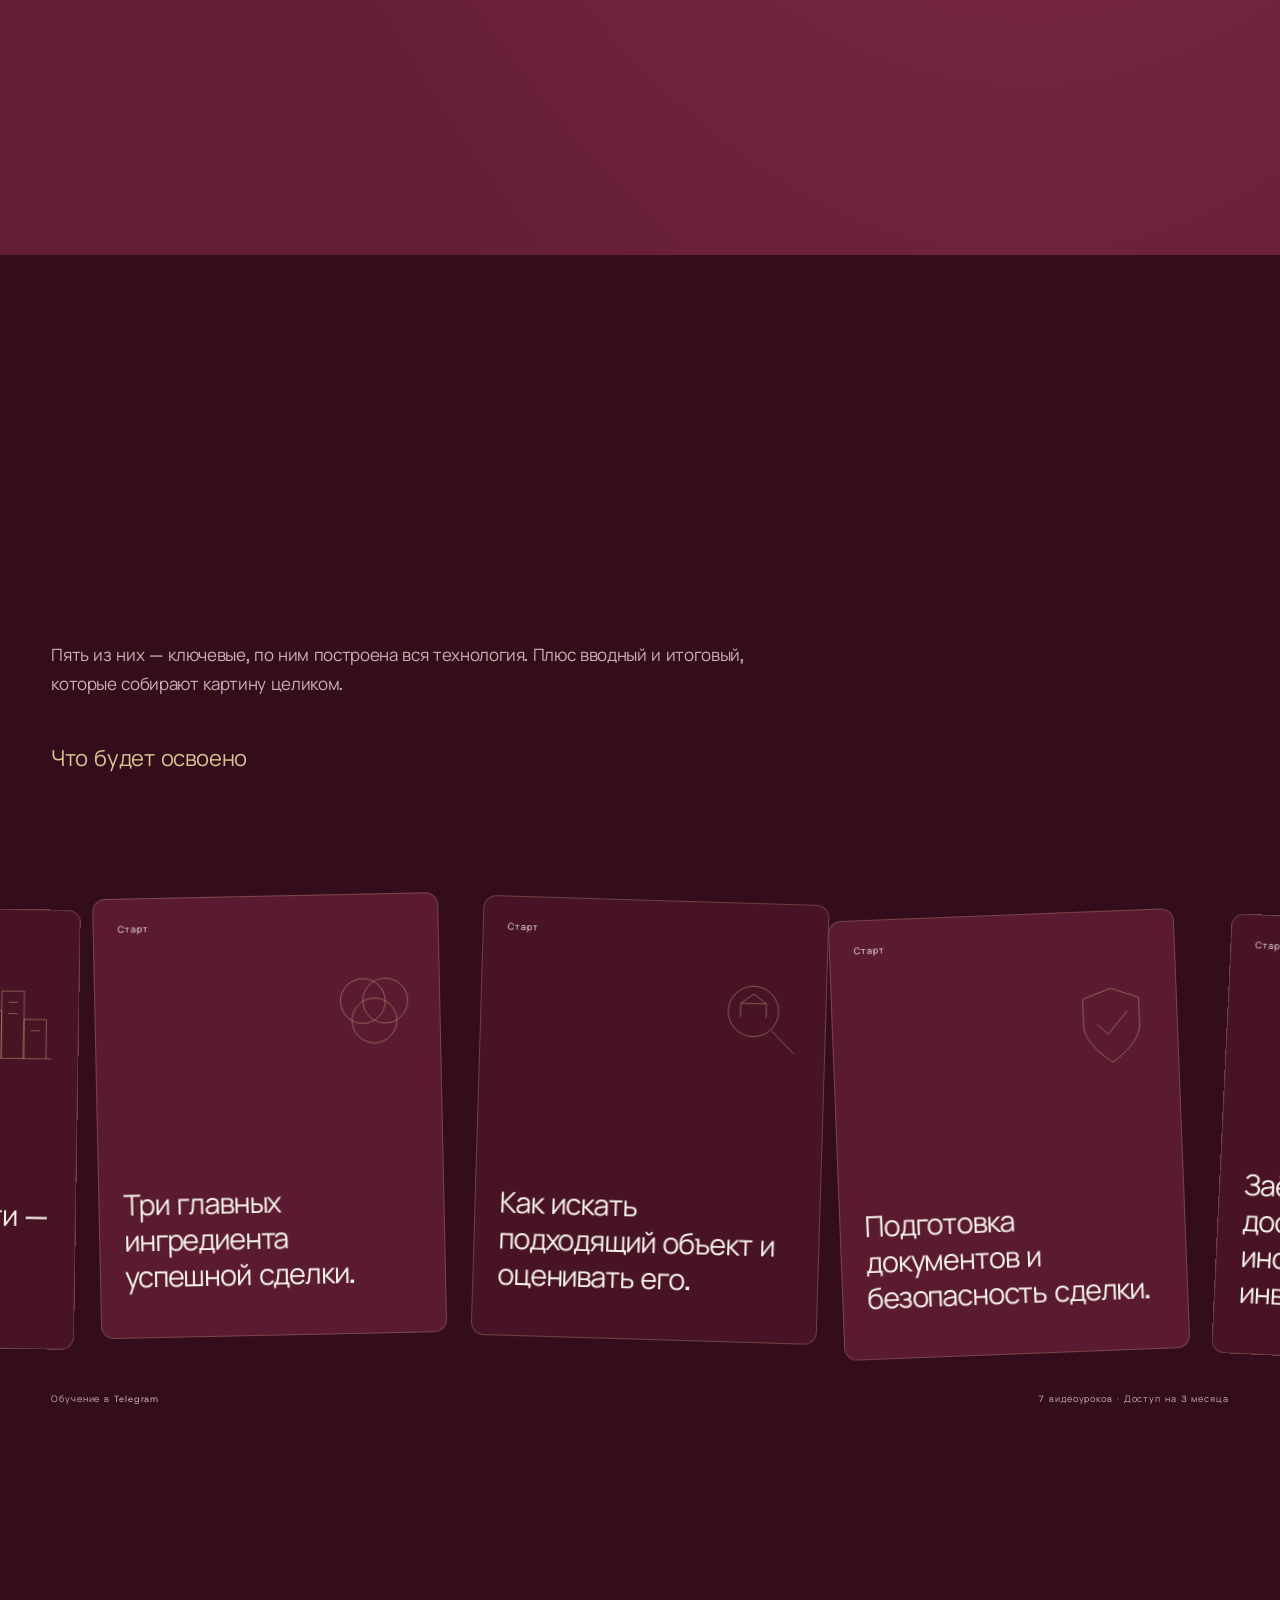
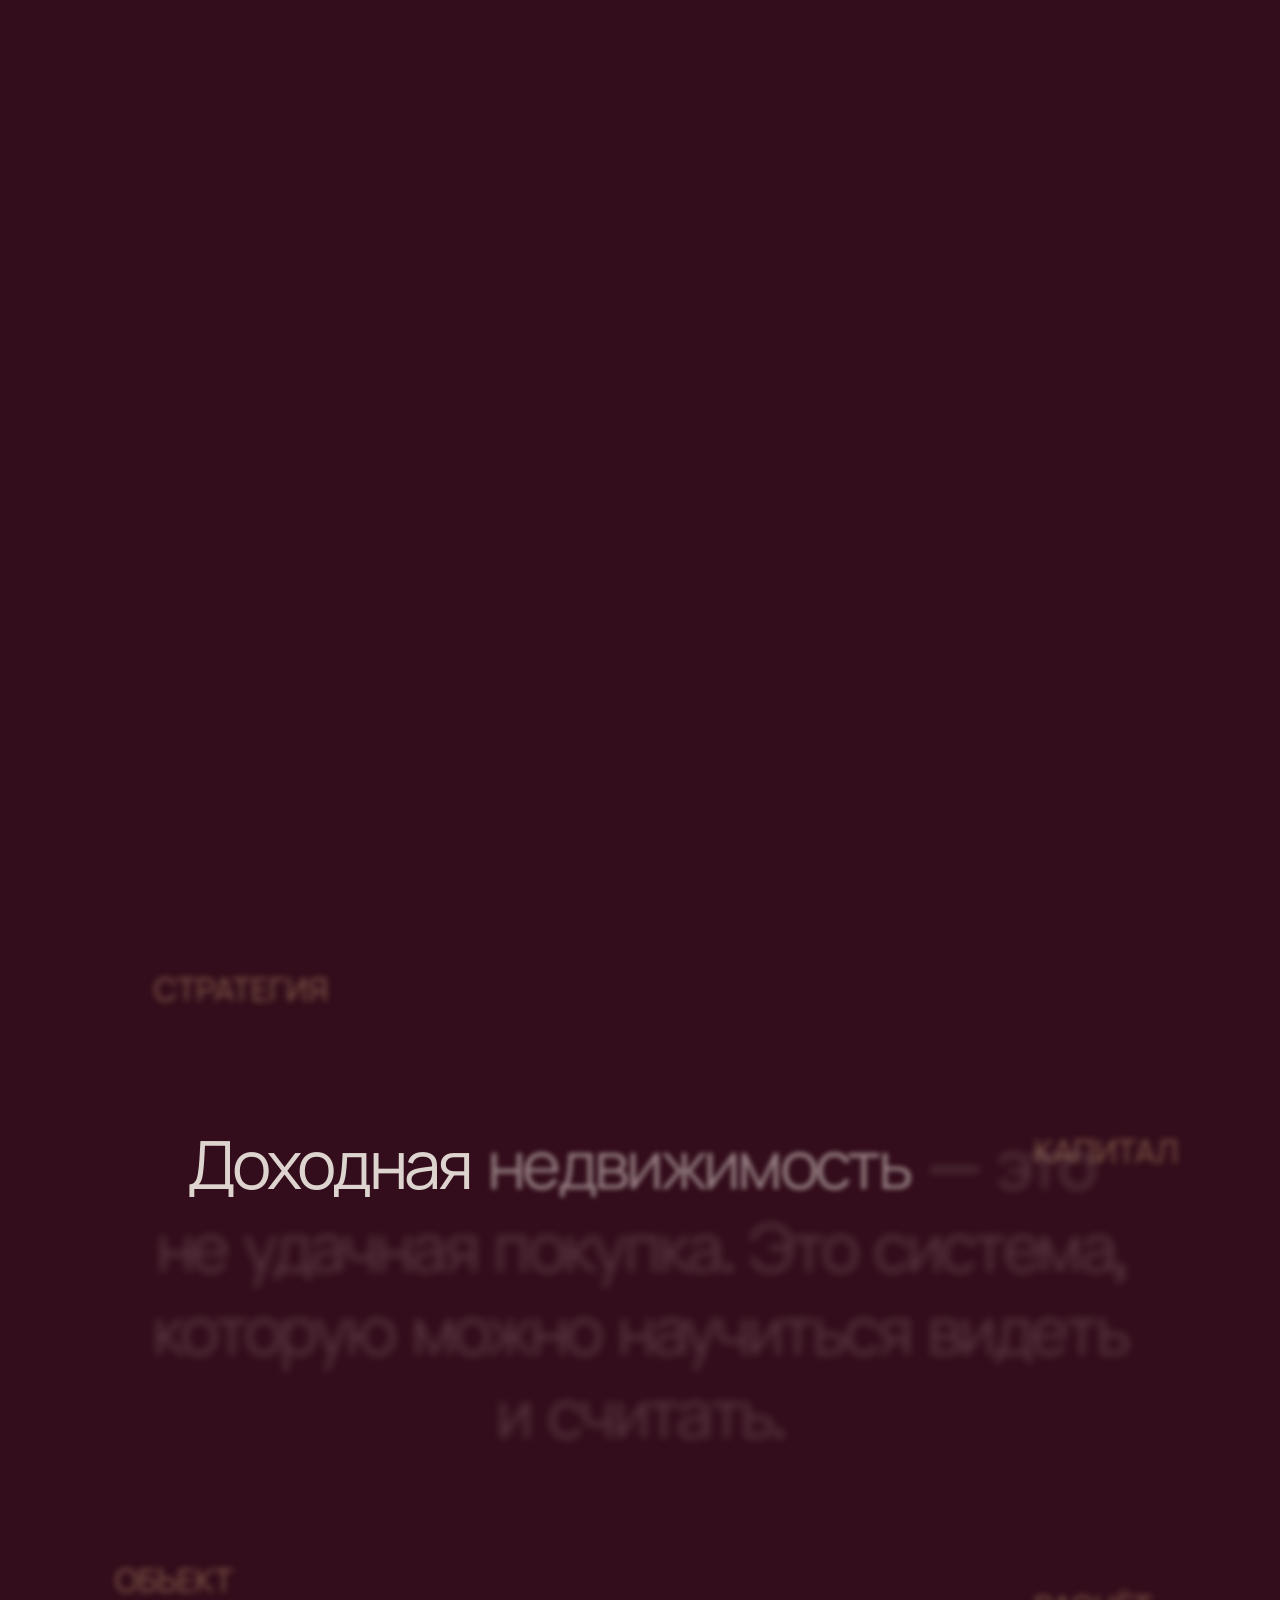
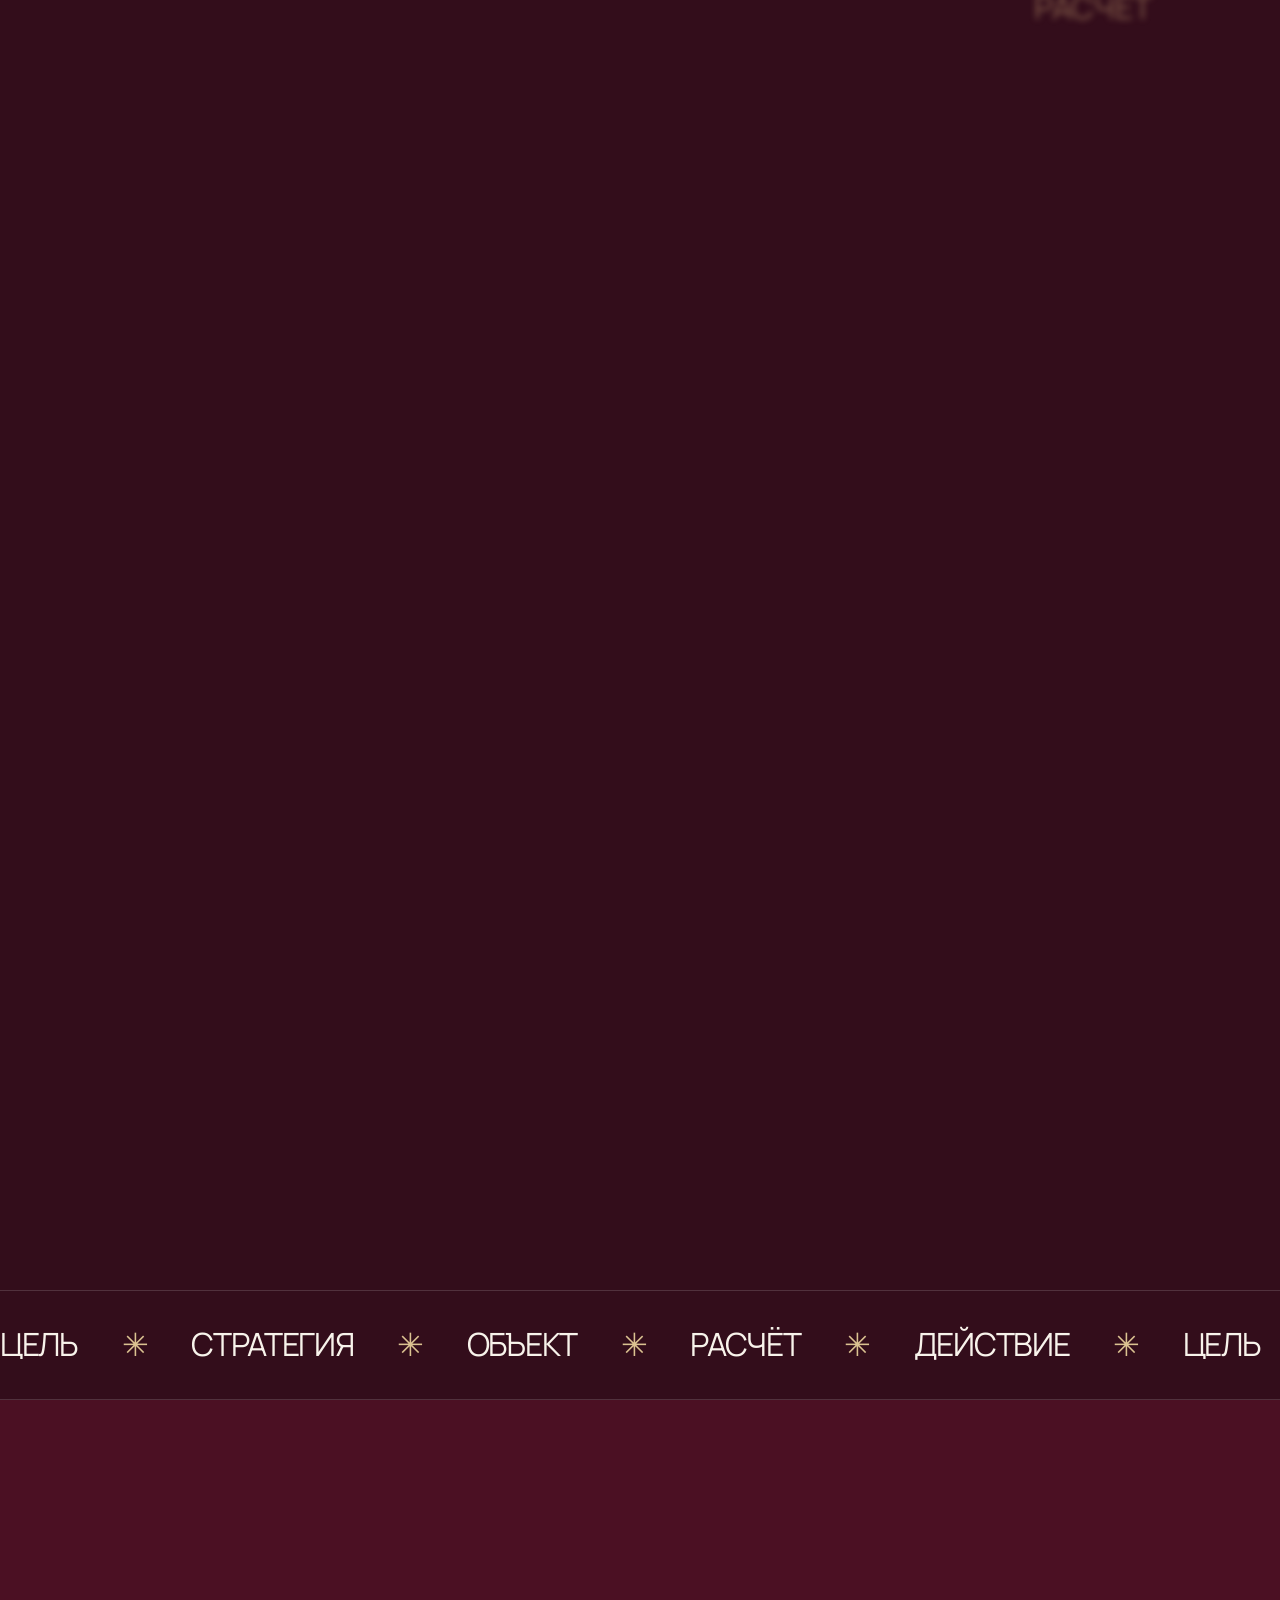
<file: variant-2/index.html>
<!DOCTYPE html>

<html lang="ru"><head><meta charset="utf-8"/><meta content="width=device-width,initial-scale=1" name="viewport"/><meta content="#4b1023" name="theme-color"/><title>Светлана Изоткина — Доходная недвижимость</title><meta content="Доходная недвижимость — это не удачная покупка. Это система, которую можно научиться видеть и считать." name="description"/><link href="https://aleksei1999.github.io/svetlana-realty/variant-2/" rel="canonical"/><link href="data:image/svg+xml,%3Csvg xmlns='http://www.w3.org/2000/svg' viewBox='0 0 80 80'%3E%3Crect width='80' height='80' rx='40' fill='%234b1023'/%3E%3Cpath d='M23 56V30h17V18h17v38' stroke='%23dec391' stroke-width='4' fill='none'/%3E%3C/svg%3E" rel="icon"/><link as="font" crossorigin="" href="assets/manrope.ttf" rel="preload" type="font/ttf"/><link href="style.css?v=author-video-1" rel="stylesheet"/><script defer="" src="assets/vendor/hls-1.6.19.min.js"></script><script defer="" src="app.js?v=live-forms-20261014"></script></head>
<body><a class="skip" href="#approach">К содержанию</a>
<header class="header"><a aria-label="Светлана Изоткина — на главную" class="brand" href="#top">СВЕТЛАНА<span>ИЗОТКИНА</span><i>↗</i></a><a class="pill light" href="#formats"><span class="dot"></span>Выбрать формат обучения <span>↗</span></a></header>
<main id="top">
<section aria-label="Знакомство со Светланой" class="hero-track" id="hero"><div class="hero-stage"><div class="hero-art"><div class="glow glow-one"></div><div class="glow glow-two"></div><div class="hero-grid"></div><div class="hero-copy"><h1>Доходная недвижимость — это не удачная покупка. Это система, которую можно научиться видеть и считать.</h1><p class="hero-subtitle">Покажу, как выбирать стратегию, оценивать объекты и принимать решения на цифрах, а не на ощущениях.</p><div class="hero-actions"><a class="pill light" href="#program">Посмотреть программу <span>↗</span></a><a class="hero-secondary" href="#formats">Выбрать формат обучения ↗</a></div></div><img alt="Светлана Изоткина, инвестор и коуч-наставник" class="hero-person" draggable="false" fetchpriority="high" src="assets/expert-studio-light.png"/><div class="hero-meta"><span>Доходная<br/>недвижимость</span><span>Светлана Изоткина<br/>Инвестор.<br/>Коуч-наставник.</span></div><div class="hero-bottom"><a aria-label="Перейти к видео автора" class="circle" href="#author">↓</a></div></div></div></section><section class="why-section section-pad" id="author"><div class="why-heading reveal"><p class="eyebrow">Светлана Изоткина</p><h2>Прежде чем выбирать объект, нужно понять, как на него смотреть</h2><p>Покажу, как выбирать стратегию, оценивать объекты и принимать решения на цифрах, а не на ощущениях.</p></div><div class="author-player reveal" data-review-video=""><div class="author-video-media"><video aria-label="Видео автора — Светлана Изоткина" data-hls-src="assets/author-video/index.m3u8" id="authorVideo" playsinline="" poster="assets/author-video/poster.jpg" preload="none"></video><button aria-label="Смотреть видео автора" class="review-play author-play"><svg aria-hidden="true" viewbox="0 0 24 24"><path d="m9 5 11 7-11 7Z"></path></svg></button><span class="author-duration">29:56</span></div><p class="video-status" hidden="" role="status"></p></div><div class="author-video-actions"><a class="pill light" href="#formats">Посмотреть форматы обучения <span>↗</span></a><a class="author-original" href="https://disk.yandex.ru/i/MgF5qQ88P4dnpA" rel="noopener noreferrer" target="_blank">Открыть на Яндекс Диске ↗</a></div><div class="benefits"><article class="reveal"><svg aria-hidden="true" viewbox="0 0 64 64"><circle cx="32" cy="32" r="23"></circle><circle cx="32" cy="32" r="12"></circle><path d="M32 3v17M32 44v17M3 32h17M44 32h17"></path></svg><h3>Диагностика</h3><p>Диагностика — прозрачная оценка текущей ситуации.</p></article><article class="reveal"><svg aria-hidden="true" viewbox="0 0 64 64"><path d="M5 49V23h14v26M25 49V13h14v36M45 49V4h14v45M3 58h58"></path></svg><h3>Выбор подходящей стратегии</h3><p>Подбор индивидуальной стратегии под ситуацию участника.</p></article><article class="reveal"><svg aria-hidden="true" viewbox="0 0 64 64"><path d="M37 3 10 36h20l-3 25 27-36H34Z"></path></svg><h3>План дальнейших действий</h3><p>Итог: понимание своей точки А, доступных возможностей и дальнейших шагов к доходной недвижимости.</p></article></div></section>
<section aria-label="От пространства к стратегии" class="gallery-section"><div class="gallery-intro reveal"><p class="eyebrow">Другой взгляд на недвижимость</p><p>Квартира сама по себе ещё не инвестиционная стратегия</p></div><div class="gallery-grid">
<figure class="gallery-card image-card"><img alt="Концепция современной архитектуры" loading="lazy" src="assets/architecture.jpg"/><figcaption><span>Виды недвижимости</span><b>Поиск и оценка объекта</b></figcaption></figure>
<figure class="gallery-card journal-card"><div class="paper"><span>Дневник инвестора</span><h3>План дальнейших действий</h3><div class="paper-lines"><i></i><i></i><i></i></div><span class="paper-bottom">Диагностика текущих возможностей</span></div><figcaption><span>Диагностика</span><b>Дневник инвестора</b></figcaption></figure>
<figure class="gallery-card math-card"><div class="math-title">Расчёт экономики и проверка рисков</div><div class="math-bars"><i></i><i></i><i></i><i></i><i></i><i></i></div><span class="math-label">Расходы, документы, управление</span><figcaption><span>Расходы</span><b>Расчёт экономики и проверка рисков</b></figcaption></figure>
<figure class="gallery-card image-card"><img alt="Концепция квартиры с панорамным видом" loading="lazy" src="assets/interior.jpg"/><figcaption><span>План дальнейших действий</span><b>Выбор подходящей стратегии</b></figcaption></figure>
<figure class="gallery-card image-card second-row"><img alt="Свет и детали жилого пространства" loading="lazy" src="assets/interior.jpg"/><figcaption><span>Экономика объекта</span><b>Поиск и оценка объекта</b></figcaption></figure>
<figure class="gallery-card portrait-tile second-row"><span>Светлана Изоткина</span><img alt="Эксперт Светлана Изоткина" loading="lazy" src="assets/expert-cutout.png"/><figcaption><span>Фото автора</span><b>Светлана Изоткина</b></figcaption></figure>
<figure class="gallery-card journal-card second-row"><div class="paper rotated"><span>Дневник инвестора</span><h3>План дальнейших действий</h3><div class="paper-check">Диагностика<br/>Выбор подходящей стратегии<br/>План дальнейших действий</div></div><figcaption><span>Дневник инвестора</span><b>План дальнейших действий</b></figcaption></figure>
<figure class="gallery-card image-card second-row"><img alt="Деталь концептуального фасада" class="zoomed" loading="lazy" src="assets/architecture.jpg"/><figcaption><span>Виды недвижимости</span><b>Выбор подходящей стратегии</b></figcaption></figure>
</div><p class="visual-note">Архитектура и интерьеры — концептуальные иллюстрации.</p></section>
<section class="approach-track" id="approach"><div class="approach-sticky"><p class="eyebrow center">Что будет освоено</p><h2 class="center reveal">От понимания своей точки А до обоснованных решений</h2><div class="approach-layout"><nav aria-label="Четыре основы подхода" class="scene-nav"><button aria-pressed="true" class="active" data-scene="0"><span>01</span><div><h3>Диагностика текущих возможностей</h3></div></button><button aria-pressed="false" data-scene="1"><span>02</span><div><h3>Выбор подходящей стратегии</h3></div></button><button aria-pressed="false" data-scene="2"><span>03</span><div><h3>Расчёт экономики и проверка рисков</h3></div></button><button aria-pressed="false" data-scene="3"><span>04</span><div><h3>План дальнейших действий</h3></div></button></nav><div class="scene-window">
<article class="scene active" data-panel="0"><img alt="Светлый интерьер современной квартиры" loading="lazy" src="assets/interior.jpg"/><div class="scene-caption"><h3>Диагностика текущих возможностей</h3></div></article>
<article class="scene" data-panel="1" inert=""><img alt="Архитектура современного комплекса" loading="lazy" src="assets/architecture.jpg"/><div class="scene-caption"><h3>Выбор подходящей стратегии</h3></div></article>
<article class="scene scene-math" data-panel="2" inert=""><img alt="Макет жилого дома, планировка и калькулятор для расчёта экономики объекта" height="1024" loading="lazy" src="assets/property-economics.jpg" width="1536"/><div class="scene-caption"><h3>Расчёт экономики и проверка рисков</h3></div></article>
<article class="scene scene-plan" data-panel="3" inert=""><img alt="План действий в ежедневнике, ручка и ключи от недвижимости" height="1024" loading="lazy" src="assets/action-plan.jpg" width="1536"/><div class="scene-caption"><h3>План дальнейших действий</h3></div></article>
</div></div><div class="scene-progress"><i></i></div></div></section>

<section class="services-track" id="program"><div class="services-heading section-pad"><p class="eyebrow">Программа тарифа «Старт»</p><h2 class="reveal">Тариф «Старт»<br/><span>7 видеоуроков</span></h2><p class="lead">Для тех, кто хочет разобраться в своих возможностях и понять, с чего начать.</p><p class="program-structure">Пять из них — ключевые, по ним построена вся технология. Плюс вводный и итоговый, которые собирают картину целиком.</p><p class="program-topics-label">Что будет освоено</p></div><div class="cards-sticky"><div class="cards-track">
<article class="lesson-card"><span class="card-top">Старт</span><svg aria-hidden="true" viewbox="0 0 160 160"><circle cx="80" cy="80" r="58"></circle><circle cx="80" cy="80" r="37"></circle><circle cx="80" cy="80" r="15"></circle><path d="M80 0v160M0 80h160"></path></svg><div><h3>Диагностика — прозрачная оценка текущей ситуации.</h3></div></article>
<article class="lesson-card"><span class="card-top">Старт</span><svg aria-hidden="true" viewbox="0 0 160 160"><path d="M20 140V55h40v85M60 140V20h40v120M100 140V70h40v70M10 140h140M32 70h16M32 90h16M72 40h16M72 60h16M112 90h16"></path></svg><div><h3>Виды недвижимости — с чего начинать именно тебе.</h3></div></article>
<article class="lesson-card"><span class="card-top">Старт</span><svg aria-hidden="true" viewbox="0 0 160 160"><circle cx="60" cy="65" r="40"></circle><circle cx="100" cy="65" r="40"></circle><circle cx="80" cy="100" r="40"></circle></svg><div><h3>Три главных ингредиента успешной сделки.</h3></div></article>
<article class="lesson-card"><span class="card-top">Старт</span><svg aria-hidden="true" viewbox="0 0 160 160"><circle cx="68" cy="67" r="45"></circle><path d="m102 101 40 40M45 78V53h46v25M45 53l23-17 23 17"></path></svg><div><h3>Как искать подходящий объект и оценивать его.</h3></div></article>
<article class="lesson-card"><span class="card-top">Старт</span><svg aria-hidden="true" viewbox="0 0 160 160"><path d="M80 12 130 30v48c0 34-50 66-50 66S30 112 30 78V30ZM54 75l19 19 36-41"></path></svg><div><h3>Подготовка документов и безопасность сделки.</h3></div></article>
<article class="lesson-card"><span class="card-top">Старт</span><svg aria-hidden="true" viewbox="0 0 160 160"><path d="M20 125h120M30 125V90h25v35M68 125V65h25v60M106 125V32h25v93M25 65l40-23 26 8 41-35M105 15h27v27"></path></svg><div><h3>Заёмные средства и доступные инструменты инвестирования.</h3></div></article>
</div><div class="cards-foot"><span>Обучение в Telegram</span><span>7 видеоуроков · Доступ на 3 месяца</span></div></div></section>
<section class="materials section-pad" id="materials"><p class="eyebrow">Дополнительно</p><h2 class="reveal">Что входит в обучение</h2><div class="material-list"><button data-material="0"><span class="material-no">01</span><h3>Диагностика</h3><span>СТАРТ / МАГИЯ</span><b>↗</b></button><button data-material="1"><span class="material-no">02</span><h3>Чек-листы и шпаргалки</h3><span>СТАРТ / МАГИЯ</span><b>↗</b></button><button data-material="2"><span class="material-no">03</span><h3>Дневник инвестора</h3><span>МАГИЯ</span><b>↗</b></button><button data-material="3"><span class="material-no">04</span><h3>Стратегические сессии</h3><span>МАГИЯ</span><b>↗</b></button></div><div aria-hidden="true" class="hover-paper"><span>Дневник инвестора</span><strong>План дальнейших действий</strong></div></section>
<section class="manifest-track"><div class="manifest-sticky"><div aria-hidden="true" class="floating-words"><span>СТРАТЕГИЯ</span><span>КАПИТАЛ</span><span>ОБЪЕКТ</span><span>РАСЧЁТ</span></div><h2 class="manifest-text">Доходная недвижимость — это не удачная покупка. Это система, которую можно научиться видеть и считать.</h2></div><div aria-hidden="true" class="marquee"><div>ЦЕЛЬ <i>✳</i> СТРАТЕГИЯ <i>✳</i> ОБЪЕКТ <i>✳</i> РАСЧЁТ <i>✳</i> ДЕЙСТВИЕ <i>✳</i> ЦЕЛЬ <i>✳</i> СТРАТЕГИЯ <i>✳</i> ОБЪЕКТ <i>✳</i> РАСЧЁТ <i>✳</i> ДЕЙСТВИЕ <i>✳</i></div></div></section>
<section class="formats section-pad" id="formats"><p class="eyebrow">Выбрать формат обучения</p><h2 class="reveal">Два тарифа</h2><div class="price-grid"><article class="price-card"><div class="price-top"><span>Программа тарифа «Старт»</span><span>↗</span></div><h3 class="tariff-title">Старт</h3><p>Для тех, кто хочет разобраться в своих возможностях и понять, с чего начать.</p><ul><li>7 видеоуроков</li><li>Диагностика</li><li>Чек-листы и шпаргалки</li><li>Чат с инвестором</li><li>Обучение в Telegram</li><li>Доступ на 3 месяца</li></ul><div class="price-value">4 990 <small>₽</small></div><p class="price-note">Текущая цена.</p><a class="pill light" href="https://www.xn--80ajklwp.site/checkout/">Купить «Старт» за 4 990 ₽</a></article><article class="price-card magic"><div class="price-top"><span>Продвинутая программа с практикой и стратегическими сессиями.</span><span>✳</span></div><h3>Магия доходной недвижимости</h3><p>Для тех, кто хочет не просто разобраться, а работать со своей стратегией и делать практические шаги во время обучения.</p><ul><li>15 видеоуроков — от диагностики до масштабирования.</li><li>Дневник инвестора с расчётами, критериями, найденными объектами и планом действий.</li><li>Подбор индивидуальной стратегии под ситуацию участника.</li><li>4 стратегические сессии: 3 групповые и 1 персональная.</li><li>Чек-листы и памятки для этапов работы с объектами.</li><li>Окружение единомышленников.</li></ul><div class="price-value consultation">Стоимость и дата старта</div><p class="price-note">Стоимость программы фиксирована для участников соответствующего потока и сообщается лично на консультации. Дата следующего старта пока не определена.</p><button class="pill gold" data-form="magic">Встать в лист ожидания <span>↗</span></button></article></div></section>
<section class="reviews section-pad" id="reviews"><p class="eyebrow">Видеоотзывы</p><h2 class="reveal">Отзывы и результаты учеников</h2><div class="video-reviews"><article class="video-review" data-review-video=""><div class="review-media"><video aria-label="Видеоотзыв: Ирина" controls="" playsinline="" poster="assets/reviews/review-circle.jpg" preload="none"><source src="assets/reviews/review-circle.mp4" type="video/mp4"/>Ваш браузер не поддерживает видео. <a href="assets/reviews/review-circle.mp4">Открыть ролик</a></video><button aria-label="Смотреть отзыв: Ирина" class="review-play"><svg aria-hidden="true" viewbox="0 0 24 24"><path d="m9 5 11 7-11 7Z"></path></svg></button></div><div class="review-info"><h3>Ирина</h3><p>Видеоотзыв <span aria-hidden="true">·</span> <time datetime="PT1M">1:00</time></p><p class="video-status" hidden="" role="status"></p></div></article><article class="video-review" data-review-video=""><div class="review-media"><video aria-label="Видеоотзыв: Антон" controls="" playsinline="" poster="assets/reviews/review-car.jpg" preload="none"><source src="assets/reviews/review-car.mp4" type="video/mp4"/>Ваш браузер не поддерживает видео. <a href="assets/reviews/review-car.mp4">Открыть ролик</a></video><button aria-label="Смотреть отзыв: Антон" class="review-play"><svg aria-hidden="true" viewbox="0 0 24 24"><path d="m9 5 11 7-11 7Z"></path></svg></button></div><div class="review-info"><h3>Антон</h3><p>Видеоотзыв <span aria-hidden="true">·</span> <time datetime="PT1M19S">1:19</time></p><p class="video-status" hidden="" role="status"></p></div></article><article class="video-review" data-review-video=""><div class="review-media"><video aria-label="Видеоотзыв: Алексей и его жена" controls="" playsinline="" poster="assets/reviews/aleksey-family.jpg" preload="none"><source src="assets/reviews/aleksey-family.mp4" type="video/mp4"/>Ваш браузер не поддерживает видео. <a href="assets/reviews/aleksey-family.mp4">Открыть ролик</a></video><button aria-label="Смотреть отзыв: Алексей и его жена" class="review-play"><svg aria-hidden="true" viewbox="0 0 24 24"><path d="m9 5 11 7-11 7Z"></path></svg></button></div><div class="review-info"><h3>Алексей и его жена</h3><p>Видеоотзыв <span aria-hidden="true">·</span> <time datetime="PT16S">0:16</time></p><p class="video-status" hidden="" role="status"></p></div></article><article class="video-review" data-review-video=""><div class="review-media"><video aria-label="Видеоотзыв: Алёна и Константин" controls="" playsinline="" poster="assets/reviews/alyona-konstantin.jpg" preload="none"><source src="assets/reviews/alyona-konstantin.mp4" type="video/mp4"/>Ваш браузер не поддерживает видео. <a href="assets/reviews/alyona-konstantin.mp4">Открыть ролик</a></video><button aria-label="Смотреть отзыв: Алёна и Константин" class="review-play"><svg aria-hidden="true" viewbox="0 0 24 24"><path d="m9 5 11 7-11 7Z"></path></svg></button></div><div class="review-info"><h3>Алёна и Константин</h3><p>Видеоотзыв <span aria-hidden="true">·</span> <time datetime="PT2M32S">2:32</time></p><p class="video-status" hidden="" role="status"></p></div></article></div></section>
<section class="faq section-pad" id="faq"><p class="eyebrow">О программе и формате</p><h2 class="reveal">Ответы на вопросы</h2><div id="shortFaq"></div></section>
<footer id="footer"><img alt="" class="footer-bg" loading="lazy" src="assets/interior.jpg"/><div class="footer-shade"></div><div class="footer-content"><a class="brand" href="#top">СВЕТЛАНА<span>ИЗОТКИНА</span><i>↗</i></a><p class="eyebrow">Доходная недвижимость</p><h2 class="reveal">Выбери свой следующий шаг</h2><a class="pill light" href="#formats">Выбрать формат обучения <span>↗</span></a><div class="footer-links"><a href="#author">Об эксперте</a><a href="#program">Программа</a><a href="#faq">Вопросы и ответы</a><a href="#top">Наверх ↑</a></div><div class="footer-bottom"><span>© 2026 СВЕТЛАНА ИЗОТКИНА</span><span>ОБРАЗОВАТЕЛЬНЫЙ ПРОЕКТ</span><a class="text-button" href="https://www.xn--80ajklwp.site/legal/">Документы ↗</a></div></div></footer>
</main><dialog id="infoDialog"><button aria-label="Закрыть окно" class="close">×</button><p class="eyebrow" id="infoLabel">ПРОГРАММА «СТАРТ»</p><h2 id="infoTitle"></h2><p id="infoText"></p><button class="pill gold" id="infoAction">Посмотреть форматы обучения ↗</button></dialog>
<dialog id="formDialog"><button aria-label="Закрыть анкету" class="close">×</button><p class="eyebrow" id="formLabel">Программа тарифа «Старт»</p><h2 id="formTitle">Старт</h2><p class="form-notice">Проверяем доступность отправки заявки…</p><form id="leadForm"><label>Имя<input autocomplete="name" name="name" placeholder="Как к вам обращаться" required=""/></label><label>Телефон<input autocomplete="tel" name="phone" pattern="[+0-9() \-]{7,25}" placeholder="+7 …" required="" type="tel"/></label><label>Telegram<input name="telegram" pattern="@?[A-Za-z0-9_]{5,32}" placeholder="@username" required=""/></label><div id="extraFields"></div><button class="pill gold" type="submit" disabled>Отправить заявку <span>↗</span></button><p id="formResult" role="status"></p></form></dialog>
</body></html>
</file>
<file: variant-1/style.css>
@import url('https://fonts.googleapis.com/css2?family=Manrope:wght@400;500;600;700;800&display=swap');
:root{--wine:#651b32;--surface:#4b1023;--ink:#151515;--cream:#f0f0ee;--gold:#c8b382;--line:#ffffff24;--ease:cubic-bezier(.2,.7,.15,1)}
*{box-sizing:border-box}html{scroll-behavior:smooth;scroll-padding-top:40px}body{margin:0;background:var(--surface);color:var(--cream);font:14px/1.7 Manrope,Arial,sans-serif}a{color:inherit;text-decoration:none}button,input,textarea,select{font:inherit}button{cursor:pointer}button,a,input,summary{outline-offset:5px}button:focus-visible,a:focus-visible,summary:focus-visible{outline:2px solid var(--gold)}h1,h2,h3,p{margin-top:0}button{color:inherit}header{position:absolute;inset:0 0 auto;z-index:8;color:var(--ink)}.nav{max-width:1560px;margin:auto;padding:25px 4%;display:flex;align-items:center;gap:9px}.brand{display:flex;align-items:center;gap:10px;margin-right:auto;font-size:9px;line-height:1.4;font-weight:800;letter-spacing:1.5px}.brand-symbol{font-size:49px;line-height:1;font-weight:800}.nav-pill,.nav-cta{padding:11px 18px;border-radius:13px;font-size:10px;font-weight:700;transition:background .3s,transform .3s;background:#ffffffcf;backdrop-filter:blur(12px)}.nav-pill:hover{background:#fff;transform:translateY(-2px)}.nav-cta{background:var(--wine);color:#fff;display:flex;gap:25px}.nav-cta span{color:var(--gold)}.menu-toggle{display:none;background:#fff;border:0;border-radius:10px;font-size:20px;width:40px;height:40px}.mobile-menu{margin:0 5%;padding:20px;background:#fff;border-radius:18px;box-shadow:0 10px 35px #0002}.mobile-menu a{display:block;padding:10px}.hero{position:relative;min-height:820px;height:min(950px,100svh);color:var(--ink);background:#dfe3e7;overflow:hidden}.hero-architecture{position:absolute;width:100%;height:100%;object-fit:cover;object-position:62% 58%;transform:scale(1.035);animation:hero-settle 2s var(--ease) both}.hero-wash{position:absolute;inset:0;background:linear-gradient(90deg,#edf0f3f7 0%,#edf0f3e8 27%,#edf0f393 44%,#edf0f30a 64%),linear-gradient(0deg,#ffffff75,transparent 35%)}.hero-content{position:relative;z-index:2;max-width:650px;padding:170px 0 170px;margin-left:7%;animation:enter 1.3s var(--ease) both}.eyebrow{font-size:9px;letter-spacing:2.2px;text-transform:uppercase;color:var(--gold);margin-bottom:28px;display:flex;align-items:center;gap:12px}.hero .eyebrow{color:#6c7377}.status-dot{width:6px;height:6px;flex-shrink:0;background:var(--wine);border-radius:50%;box-shadow:0 0 0 5px #651b320b}h1{font-weight:500;font-size:clamp(43px,4.5vw,68px);line-height:1.04;letter-spacing:-3.6px;margin-bottom:27px}h1>span{color:#919a9f}h1 em{font-weight:500;font-style:normal;color:var(--wine)}.hero-offer{max-width:370px;color:#525960;font-size:12px;line-height:1.9;margin-bottom:27px}.btn{display:inline-flex;align-items:center;justify-content:space-between;gap:35px;border:1px solid #ffffff22;border-radius:13px;padding:15px 21px;background:var(--wine);color:#fff;font-size:11px;font-weight:600;position:relative;overflow:hidden;transition:transform .5s var(--ease),box-shadow .5s,background .5s}.btn:after{content:'';position:absolute;inset:-100%;background:linear-gradient(110deg,transparent 43%,#fff2 50%,transparent 57%);transform:translateX(-80%);animation:shine 10s ease-in-out infinite}.btn:hover{transform:translateY(-3px);box-shadow:0 10px 25px #651b3220;background:#78243e}.arrow-box{width:25px;height:25px;background:#ffffff16;display:grid;place-content:center;border-radius:7px;font-size:16px}.expert-mini{display:flex;align-items:center;gap:10px;margin-top:26px;width:max-content;font-size:10px}.expert-mini img{width:40px;height:40px;object-fit:cover;object-position:50% 4%;border-radius:50%;background:#d8d7d4}.expert-mini b{display:block;font-size:10px}.expert-mini small{font-size:8px;color:#687078;display:block}.expert-mini>span:last-child{margin-left:13px;color:var(--wine);font-size:20px}.hero-side{position:absolute;right:5%;top:180px;z-index:2;max-width:230px;padding:0 0 0 24px;border-left:1px solid #6f77864d}.hero-side b{font-size:12px;line-height:1.4;display:block}.hero-side p{font-size:9px;line-height:1.7;color:#59636b;margin:10px 0}.crosshair{position:absolute;left:-5px;top:-15px;color:#747d88}.hero-facts{position:absolute;right:5%;bottom:120px;display:flex;gap:10px;z-index:3}.hero-facts a{position:relative;width:137px;min-height:143px;padding:20px;background:#ffffffc7;border:1px solid #fff9;border-radius:23px;backdrop-filter:blur(16px);transition:transform .6s var(--ease)}.hero-facts a:hover{transform:translateY(-7px)}.hero-facts span{display:block;font-size:35px;font-weight:500;letter-spacing:-2px;line-height:1.1}.hero-facts small{font-size:9px;line-height:1.4;display:block;margin-top:13px;color:#676b70}.hero-facts b{position:absolute;right:14px;top:16px;font-size:15px;color:#806c40}.hero-word{position:absolute;bottom:-50px;left:2%;font-size:clamp(100px,19vw,290px);line-height:1;font-weight:800;letter-spacing:-.06em;color:#1e202424;pointer-events:none;white-space:nowrap}.hero-foot{position:absolute;bottom:24px;left:5%;right:5%;display:flex;justify-content:space-between;font-size:8px;letter-spacing:1px;z-index:3}.hero-foot a{font-size:10px;letter-spacing:0}main{position:relative;background:var(--surface);border-radius:30px 30px 0 0;margin-top:-25px;z-index:4;overflow:hidden}main section{padding:100px 6%;max-width:1440px;margin:auto}h2{font-size:clamp(34px,4vw,59px);font-weight:500;line-height:1.08;letter-spacing:-2.5px;margin-bottom:32px}h2 em{font-style:normal;color:var(--gold)}h3{font-size:21px;font-weight:500;letter-spacing:-.5px;line-height:1.3}.muted{color:#c9b0b9}.section-meta{display:flex;align-items:center;gap:6px;margin-bottom:70px}.pill{display:inline-flex;font-size:7px;letter-spacing:.4px;padding:4px 13px;border:1px solid #ffffff40;border-radius:100px}.section-no{font-size:8px;color:#bc9da8;margin-left:auto;letter-spacing:1px}.expert-section{padding-top:26px}.center-title{text-align:center}.section-mark{display:block;font-size:42px;line-height:1;margin-bottom:23px;font-weight:800}.center-title h2{margin-bottom:20px}.center-title p{font-size:11px;line-height:1.6;color:#c5acb5}.expert-composition{display:grid;grid-template-columns:1fr 2.1fr 1fr;align-items:center;gap:45px;max-width:1110px;margin:58px auto 0}.portrait-card{position:relative;background:radial-gradient(ellipse at 70% 20%,#f9f9f6,#d3d7db);border-radius:95px 95px 35px 35px;height:570px;overflow:hidden;isolation:isolate;box-shadow:0 25px 100px #0003}.portrait-type{position:absolute;left:-9px;top:90px;font-size:80px;font-weight:800;letter-spacing:-5px;color:#a9afb73b}.portrait-label{position:absolute;top:35px;left:50px;z-index:1;font-size:8px;letter-spacing:1.2px;line-height:1.5;color:#7c858e}.expert-photo{position:absolute;left:0;bottom:0;width:100%;height:96%;object-fit:contain;object-position:center bottom;filter:drop-shadow(12px 12px 20px #263a4a18);transform-origin:50% 100%;transition:transform 1.2s var(--ease)}.portrait-card:hover .expert-photo{transform:scale(1.025)}.portrait-caption{position:absolute;inset:auto 20px 20px;background:#4b1023d9;border:1px solid #ffffff35;backdrop-filter:blur(16px);border-radius:20px;padding:20px 24px;z-index:2}.portrait-caption h3{font-size:24px;margin-bottom:5px}.portrait-caption p{font-size:10px;color:#c7c9cc;line-height:1.5;margin:0}.portrait-caption>span{position:absolute;right:22px;bottom:24px;font-size:24px;color:var(--gold)}.expert-aside{padding-top:70px}.detail-image{height:195px;border-radius:36px;overflow:hidden;margin-bottom:20px}.detail-image img{width:100%;height:100%;object-fit:cover;object-position:75%;transition:transform 1s var(--ease)}.detail-image:hover img{transform:scale(1.07)}.expert-aside h3{font-size:16px;margin-top:15px;line-height:1.35}.expert-aside.right{align-self:center;padding:0}.expert-aside.right p{font-size:15px;line-height:1.7;letter-spacing:-.25px;color:#d9c5cd}.tiny-line{width:30px;height:1px;display:block;background:var(--gold);margin-bottom:25px}.text-link{display:inline-block;font-size:11px;border-bottom:1px solid #ffffff50;padding:8px 0;color:inherit;background:none;border-top:0;border-left:0;border-right:0}.text-link:hover{color:var(--gold)}.author-video{max-width:500px;margin:42px auto 0;display:flex;align-items:center;gap:20px}.video-icon{flex-shrink:0;width:55px;height:55px;border:1px solid #ffffff30;border-radius:50%;display:grid;place-content:center;font-size:23px;color:var(--gold)}.author-video b{font-size:12px;font-weight:500;line-height:1.5}.author-video p{font-size:9px;color:#bda0ab;margin:7px 0 0}.dark{background:#3e0d1d;border-top:1px solid #ffffff0c;border-bottom:1px solid #ffffff0c}.dark section{position:relative}.dark h2{max-width:750px;margin:auto;text-align:center}.dark .eyebrow{justify-content:center}.approach-art{width:380px;height:330px;border-radius:100px 100px 35px 35px;margin:45px auto;position:relative;overflow:hidden}.approach-art img{width:100%;height:100%;object-fit:cover;object-position:72%;transition:transform 1.3s var(--ease)}.approach-art:hover img{transform:scale(1.045)}.approach-art span{position:absolute;bottom:15px;left:20px;right:20px;border:1px solid #fff8;background:#ffffff80;backdrop-filter:blur(10px);border-radius:9px;padding:9px;font-size:7px;text-align:center;color:#1c252b;letter-spacing:1px}.steps{display:grid;grid-template-columns:repeat(4,1fr);gap:32px;margin-top:55px}.steps article{border-top:1px solid var(--line);padding-top:23px}.num{font-size:10px;color:var(--gold);display:block;margin-bottom:24px}.steps h3{font-size:19px;margin-bottom:15px}.steps p{font-size:12px;color:#c6afb7}.journey{padding-block:110px}.journey h2{max-width:880px}.path{display:grid;grid-template-columns:repeat(5,1fr);gap:15px;margin-top:50px}.path article{position:relative;padding:25px 18px;border-radius:20px;background:#5c1b30;border:1px solid #ffffff0d;transition:transform .6s var(--ease),border-color .6s}.path article:hover{transform:translateY(-7px);border-color:#c8b38277}.path b{font-size:8px;letter-spacing:1px;color:#c8b382}.path h3{font-size:14px;line-height:1.5;margin:25px 0 10px}.path p{font-size:10px;line-height:1.7;color:#c6afb7;margin:0}.program{background:#e9e9e6;color:#191b1c;border-radius:32px;margin:0 22px}.program .eyebrow{color:#93734b}.program .muted{color:#777b7d}.program h2 em{color:var(--wine)}.program-grid{display:grid;grid-template-columns:.9fr 1.1fr;gap:100px}.lesson{border-top:1px solid #bcc0c2}.lesson summary{list-style:none;padding:22px 0;cursor:pointer;display:flex;align-items:center;gap:20px;font-size:12px;font-weight:600}.lesson summary span{font-size:9px;color:#949b9e}.lesson summary:after{content:'+';font-size:20px;font-weight:400;margin-left:auto;color:var(--wine)}.lesson[open] summary:after{content:'−'}.lesson p{font-size:11px;color:#6e7477;margin:0 35px 23px}.tags{display:flex;flex-wrap:wrap;gap:7px;margin-top:25px}.tags span{font-size:8px;border:1px solid #b5b8b7;border-radius:100px;padding:5px 12px}.materials{margin-top:30px;font-size:11px;color:#7a7c79;max-width:340px;border-left:1px solid #9d7642;padding-left:16px}.section-top{display:flex;justify-content:space-between;gap:50px}.section-top>p{max-width:290px;font-size:12px;color:#c8b0b9;align-self:center}.testimonials{display:grid;grid-template-columns:1fr 1fr;gap:18px;margin-top:20px}.empty-review{display:flex;align-items:center;gap:25px;padding:28px;border-radius:25px;border:1px solid #ffffff1e;background:#59182d}.empty-review .icon{font-size:40px;color:var(--gold)}.empty-review h3{font-size:18px;margin-bottom:6px}.empty-review p{font-size:10px;color:#c5aab5;margin:0}.prices{display:grid;grid-template-columns:1fr 1fr;gap:20px;margin-top:40px}.price-card{border-radius:30px;border:1px solid #ffffff26;padding:43px;background:#601f35;display:flex;flex-direction:column}.price-card.special{background:radial-gradient(ellipse at 100% 0,#8a4054 0,transparent 65%),#531628}.price-card h3{font-size:38px;font-weight:500;letter-spacing:-2px;line-height:1.08;margin-bottom:25px}.price-card .muted{font-size:12px;max-width:390px;min-height:45px}.special .muted{color:#d0bec3}.price-card .eyebrow{font-size:8px;margin-bottom:20px}.price-card ul{list-style:none;margin:14px 0 30px;padding:0}.price-card li{padding:10px 0;border-bottom:1px solid #ffffff17;font-size:11px;color:#d3d5d1;display:flex;gap:15px}.price-card li:before{content:'↗';color:var(--gold)}.price{font-size:47px;letter-spacing:-2px;font-weight:500;line-height:1.2;margin-top:auto}.special .price{font-size:30px;letter-spacing:-1px;padding:10px 0}.price-note{font-size:9px;color:#d0b8c1;line-height:1.7;margin:12px 0 22px}.special .price-note{color:#c7adb5}.price-card .btn{width:100%;background:#e3d5b5;color:#211e16;border-color:transparent}.price-card .btn:hover{background:#f4e4c5}.faq-wrap{display:grid;grid-template-columns:.8fr 1.2fr;gap:90px}.faq-wrap .muted{font-size:12px;max-width:270px}.faq-item{border-bottom:1px solid var(--line)}.faq-item summary{padding:23px 5px;font-size:12px;cursor:pointer}.faq-item p{font-size:11px;color:#cbb2bb;line-height:1.8;padding:0 15px 13px}.final{background:#e5e7e7;color:#1c2021;position:relative;overflow:hidden;border-radius:35px 35px 0 0}.final:before{content:'';position:absolute;right:-100px;top:0;width:55%;height:100%;background:url('assets/architecture.jpg') center/cover;opacity:.22;mask-image:linear-gradient(to right,transparent,#000)}.final section{position:relative;text-align:center;padding:100px 6%}.final .eyebrow{justify-content:center;color:#927952}.final h2{font-size:clamp(40px,5vw,74px);margin-bottom:25px}.final h2 em{color:var(--wine)}.lead{font-size:12px;color:#7a8183;line-height:1.8}.actions{display:flex;flex-wrap:wrap;gap:25px;align-items:center;justify-content:center;margin-top:30px}.final .text-link{color:#3b3e40!important;border-color:#8b9393}footer{padding:35px 5%;display:flex;justify-content:space-between;gap:30px;font-size:9px;color:#bda0ab}footer p{max-width:520px;line-height:1.7}.mobile-cta{display:none}dialog{background:#f0f0ed;color:#191b1c;border:1px solid #ffffff50;border-radius:25px;padding:40px;width:calc(100% - 30px);max-width:560px;max-height:90svh;overflow:auto;box-shadow:0 20px 100px #0005}dialog::backdrop{background:#290713c9;backdrop-filter:blur(12px)}dialog h2{font-size:31px;letter-spacing:-1.2px;margin-bottom:20px}.close{border:0;background:#dfe0dc;border-radius:50%;position:absolute;right:13px;top:13px;width:28px;height:28px;font-size:20px;color:#252a2b}.notice{padding:14px 16px;background:#e2e2db;border-radius:12px;color:#69706c;font-size:11px;line-height:1.7}form{display:grid;gap:14px}label{font-size:10px;font-weight:600}input,select,textarea{width:100%;display:block;margin-top:6px;border:1px solid #d2d6d4;border-radius:10px;background:#fafbf9;padding:12px;color:#222b30;font-size:13px}textarea{min-height:75px}#extraFields{display:grid;gap:14px}.reveal{opacity:0;transform:translateY(32px);transition:opacity 1.1s var(--ease),transform 1.1s var(--ease)}.reveal.visible{opacity:1;transform:none}.faq-page header{position:relative;background:#e8eaeb}.faq-page .hero,.faq-page main>section:not(#faq),.faq-page main>.dark,.faq-page main>.program,.faq-page main>.final{display:none}.faq-page main{margin-top:0;border-radius:0}.faq-page #faq{min-height:80vh}.faq-page .faq-wrap{display:block;max-width:950px;margin:auto}.faq-page #moreFaq{display:block!important}.faq-page #allFaqLink,.faq-page .mobile-cta{display:none}.faq-page .faq-wrap>div:first-child{margin-bottom:55px}.faq-page .faq-item p{font-size:13px}.faq-page .faq-item summary{font-size:14px}.scroll-progress{position:fixed;top:0;left:0;height:2px;background:var(--wine);width:100%;transform:scaleX(0);transform-origin:left;z-index:20;pointer-events:none}
@keyframes enter{from{opacity:0;transform:translateY(22px)}to{opacity:1;transform:none}}@keyframes hero-settle{from{transform:scale(1.08)}to{transform:scale(1.035)}}@keyframes shine{0%,75%{transform:translateX(-80%)}100%{transform:translateX(80%)}}
@media(min-width:1500px){.hero-content{margin-left:max(7%,calc((100vw - 1280px)/2))}}
@media(max-width:1100px){.hero-content{margin-left:5%;max-width:600px}.hero-side{display:none}.hero-facts{right:4%;bottom:100px}.expert-composition{gap:25px;grid-template-columns:.7fr 1.8fr .8fr}.portrait-card{height:530px}.portrait-caption h3{font-size:21px}.expert-aside.right p{font-size:12px}.program-grid{gap:50px}.path{grid-template-columns:repeat(3,1fr)}.nav-pill{padding:10px 13px}}
@media(max-width:800px){.nav-pill{display:none}.menu-toggle{display:block}.nav{padding:22px 5%}.hero{min-height:900px;height:100svh;max-height:1100px}.hero-content{padding:140px 0 0;max-width:570px;margin-right:5%}h1{font-size:58px}.hero-architecture{object-position:68% 50%}.hero-wash{background:linear-gradient(180deg,#edf0f3d9 0%,#edf0f3b0 55%,#edf0f300 100%),linear-gradient(90deg,#edf0f3db,transparent)}.hero-facts{bottom:95px;right:5%}.hero-word{font-size:23vw;bottom:6px}.expert-composition{grid-template-columns:1fr 1.8fr}.expert-aside.right{grid-column:1/-1;max-width:550px;text-align:center;justify-self:center}.tiny-line{margin:0 auto 20px}.expert-aside.right p{font-size:15px}.portrait-card{height:530px}.steps{grid-template-columns:repeat(2,1fr)}.program-grid,.faq-wrap{grid-template-columns:1fr;gap:35px}.prices{gap:14px}.price-card{padding:30px}.section-top{display:block}.section-top>p{max-width:550px}.path{grid-template-columns:repeat(2,1fr)}.portrait-type{font-size:65px}.section-meta{margin-bottom:50px}.faq-wrap .muted{max-width:400px}}
@media(max-width:550px){body{font-size:13px}.hero{min-height:820px;height:100svh;max-height:960px}.nav{gap:8px;padding:18px 5%}.brand{font-size:8px;gap:5px;letter-spacing:1px}.brand-symbol{font-size:38px}.nav-cta{padding:10px 12px;font-size:8px;gap:12px;border-radius:10px}.menu-toggle{width:34px;height:34px;font-size:17px}.hero-content{margin:0 6%;padding-top:130px;max-width:none}h1{font-size:43px;letter-spacing:-2.3px;line-height:1.08}.hero .eyebrow{font-size:7px;letter-spacing:1.4px;margin-bottom:23px}.hero-offer{font-size:10px;max-width:280px;margin-bottom:22px}.hero-content .btn{padding:11px 15px;font-size:10px}.hero-architecture{object-position:65% 50%}.hero-wash{background:linear-gradient(180deg,#edf0f3f2 0%,#edf0f3bf 47%,#edf0f30a 75%),linear-gradient(90deg,#edf0f3b0,transparent 75%)}.expert-mini{margin-top:20px}.expert-mini img{width:34px;height:34px}.hero-facts{bottom:100px;gap:7px}.hero-facts a{width:100px;min-height:111px;border-radius:19px;padding:16px}.hero-facts span{font-size:26px}.hero-facts small{font-size:7px;margin-top:9px}.hero-word{font-size:25vw;bottom:38px;left:-4%}.hero-foot{bottom:41px;font-size:6px}.hero-foot a{font-size:8px}main{border-radius:24px 24px 0 0}main section{padding:70px 6%}.expert-section{padding-top:22px}.section-meta{margin-bottom:45px;gap:4px}.section-meta .pill{padding:3px 8px;font-size:6px}.section-no{font-size:6px;letter-spacing:0}h2{font-size:35px;letter-spacing:-1.7px;line-height:1.13}.center-title h2{font-size:34px}.section-mark{font-size:33px}.center-title p{font-size:10px}.expert-composition{display:flex;flex-direction:column;margin-top:35px;gap:25px}.portrait-card{width:100%;max-width:390px;height:490px;order:0;border-radius:65px 65px 25px 25px}.expert-aside:not(.right){display:none}.expert-aside.right{order:1;padding:5px 10px 0}.expert-aside.right p{font-size:13px}.portrait-caption{padding:18px;left:15px;right:15px;bottom:15px;border-radius:17px}.portrait-caption h3{font-size:21px}.portrait-label{left:36px;top:28px;font-size:7px}.author-video{gap:14px;margin-top:28px}.author-video b{font-size:10px}.author-video p{font-size:8px}.video-icon{width:43px;height:43px}.approach-art{width:85%;height:290px;margin:35px auto}.steps{gap:22px}.steps h3{font-size:16px}.steps p{font-size:10px}.steps .num{margin-bottom:18px}.path{gap:10px}.path article{padding:20px 14px}.path h3{font-size:12px}.path p{font-size:9px}.program{margin:0 10px;border-radius:24px}.program section{padding:60px 6%}.lesson summary{font-size:11px;gap:15px;padding:20px 0}.lesson p{font-size:10px;margin-left:29px}.testimonials,.prices{grid-template-columns:1fr}.empty-review{padding:23px}.empty-review h3{font-size:16px}.section-top>p{font-size:11px}.price-card{padding:32px 26px}.price-card h3{font-size:36px}.price-card .price{font-size:42px}.price-card.special .price{font-size:27px}.price-card li{font-size:10px}.price-card .btn{padding:17px 20px}.faq-item summary{font-size:11px;padding:20px 0}.final section{padding:75px 6%}.final h2{font-size:45px;letter-spacing:-2px}.actions{gap:16px}.actions .btn{width:100%;justify-content:center}.final .lead{font-size:10px}footer{flex-direction:column;gap:15px;padding:30px 6% 95px;font-size:8px}footer p{margin:0}.mobile-cta{display:flex;position:fixed;inset:auto 10px 10px;z-index:7;border:1px solid #ffffff40;padding:9px 10px 9px 17px;background:#e5e7e8e8;backdrop-filter:blur(14px);color:#252628;border-radius:17px;justify-content:space-between;align-items:center;font-size:10px;box-shadow:0 5px 30px #0002}.mobile-cta .btn{padding:9px 18px;border-radius:11px;font-size:9px}dialog{padding:35px 24px;border-radius:20px}dialog h2{font-size:28px}.faq-page .nav-cta{display:none}.faq-page .faq-item summary{font-size:12px}}
@media(prefers-reduced-motion:reduce){html{scroll-behavior:auto}*,*:before,*:after{animation:none!important;transition:none!important}.reveal{opacity:1;transform:none}.hero-architecture{transform:none}}

@media(max-width:550px){.hero-offer{font-size:12px}.steps p,.path p,.lesson p{font-size:12px}.lesson summary,.faq-item summary{font-size:13px}.price-card li,.price-card .muted,.section-top>p,.faq-item p,.lead{font-size:12px}.price-note{font-size:11px}.empty-review p,.materials{font-size:11px}.final .lead{font-size:12px}.btn{font-size:12px}label{font-size:12px}}
</file>
<file: variant-2/style.css>
@font-face{font-family:Host;src:url('assets/host-grotesk.ttf') format('truetype');font-weight:400;font-display:swap}@font-face{font-family:Manrope;src:url('assets/manrope.ttf') format('truetype');font-weight:400;font-display:swap}
:root{--wine:#4b1023;--deep:#330d1b;--card:#5a1b30;--gold:#dbc291;--cream:#f8f3eb;--muted:#c8aeb6;--line:#ffffff26;--pad:4vw;--font:Host,Manrope,Arial,sans-serif}*{box-sizing:border-box}html{scroll-behavior:smooth;scroll-padding-top:100px}body{margin:0;background:var(--wine);color:var(--cream);font-family:var(--font);font-size:18px;line-height:1.5;overflow-x:clip}button,input,select,textarea{font:inherit}button,a{-webkit-tap-highlight-color:transparent}button{cursor:pointer}a{color:inherit;text-decoration:none}button{color:inherit}img{max-width:100%;display:block}h1,h2,h3,p{margin:0}h1,h2,h3{font-weight:400;line-height:1.12;letter-spacing:-.055em}h2{font-size:5.5vw}h2 span{color:var(--gold)}p{letter-spacing:-.02em}button:focus-visible,a:focus-visible,summary:focus-visible{outline:2px solid var(--gold);outline-offset:6px}::selection{background:var(--gold);color:var(--wine)}.skip{position:fixed;top:-100px;z-index:100;background:white;color:var(--wine);padding:12px}.skip:focus{top:10px}.header{position:absolute;top:0;left:0;width:100%;z-index:10;display:flex;align-items:center;justify-content:space-between;padding:26px var(--pad)}.brand{display:flex;align-items:center;font-size:19px;letter-spacing:-.055em;white-space:nowrap}.brand span{color:#ead5b7; margin-left:3px}.brand i{font-style:normal;font-size:26px;margin-left:14px}.pill{display:inline-flex;justify-content:center;align-items:center;gap:20px;min-height:50px;padding:15px 28px;border-radius:100px;border:0;font-size:14px;line-height:1.2;transition:background .3s,transform .4s;white-space:nowrap}.pill:hover{transform:translateY(-3px)}.pill span:last-child{margin-left:15px}.pill .dot{margin:0!important;width:6px;height:6px;border-radius:50%;background:currentColor}.light{background:var(--cream);color:var(--wine)}.gold{background:var(--gold);color:var(--deep)}.outline{border:1px solid var(--line);background:transparent}.eyebrow{font-size:11px;letter-spacing:.13em;line-height:1.5;color:var(--gold);margin-bottom:24px}.center{text-align:center}.section-pad{padding:110px var(--pad)}.lead{max-width:600px;margin-top:35px;line-height:1.7;color:#e5d4d7}.hero-track{height:160svh;position:relative}.hero-stage{height:100svh;position:sticky;top:0;padding:0;overflow:hidden}.hero-art{position:relative;width:100%;height:100%;overflow:hidden;transform-origin:center;background:radial-gradient(ellipse at 35% 44%,#8b1732 0%,transparent 49%),radial-gradient(ellipse at 94% -12%,#b8794d 0%,#73392d 29%,transparent 62%),linear-gradient(130deg,#510b24 0%,#470c20 48%,#180a13 100%);will-change:transform,border-radius}.glow{position:absolute;width:70vw;height:70vw;border-radius:50%;filter:blur(80px);opacity:.3;pointer-events:none;animation:glowDrift 13s ease-in-out infinite alternate}.glow-one{background:#d29b62;left:57%;top:-56%;mix-blend-mode:screen;opacity:.17}.glow-two{background:#c42042;left:-30%;bottom:-35%;opacity:.22;animation-delay:-6s}.hero-grid{position:absolute;inset:0;background:linear-gradient(90deg,transparent 49.9%,#ffffff05 50%,transparent 50.1%);background-size:16.66% 100%}.hero-art h1{position:absolute;left:var(--pad);top:32%;z-index:3;font-size:7.5vw;line-height:1.1;letter-spacing:-.06em}.hero-person{position:absolute;z-index:2;height:108%;max-width:none;width:68%;object-fit:contain;object-position:center bottom;bottom:-8%;left:29%;filter:brightness(.88) saturate(.94) drop-shadow(18px 18px 38px #18061255);will-change:transform}.hero-meta{position:absolute;z-index:3;right:var(--pad);top:34%;bottom:33%;display:flex;flex-direction:column;justify-content:space-between;text-align:right;font-size:15px;line-height:1.4}.hero-bottom{position:absolute;bottom:28px;left:var(--pad);right:var(--pad);display:flex;align-items:flex-end;justify-content:space-between;z-index:4;font-size:13px}.hero-bottom>span{font-size:10px;letter-spacing:.08em;text-align:right}.circle{display:grid;place-items:center;width:52px;height:52px;border:1px solid #ffffff66;border-radius:50%;font-size:24px;transition:background .3s}.circle:hover{background:#ffffff22}.gallery-section{padding:60px var(--pad) 130px;position:relative;z-index:3;background:var(--wine)}.gallery-intro{text-align:center;margin-bottom:85px}.gallery-intro>p:last-child{font-size:3.6vw;line-height:1.2;letter-spacing:-.05em}.gallery-intro>p:last-child span{color:var(--gold)}.gallery-grid{display:grid;grid-template-columns:1fr 1fr;gap:30px;align-items:start}.gallery-card{margin:0;aspect-ratio:1.65;position:relative;border-radius:14px;overflow:hidden;background:var(--deep);isolation:isolate;transform:translateY(0);transition:transform .8s cubic-bezier(.2,.7,.1,1)}.gallery-card:nth-child(even){margin-top:60px}.gallery-card img{width:100%;height:100%;object-fit:cover;transition:transform 1.2s cubic-bezier(.2,.7,.1,1)}.gallery-card:hover img{transform:scale(1.035)}.gallery-card .zoomed{object-position:center 60%;transform:scale(1.5)}.gallery-card:hover .zoomed{transform:scale(1.6)}.gallery-card figcaption{position:absolute;bottom:0;left:0;width:100%;padding:45px 25px 22px;background:linear-gradient(transparent,#220914bd);color:white;z-index:3;display:flex;justify-content:space-between;align-items:end;gap:15px}.gallery-card figcaption span{font-size:9px;letter-spacing:.1em}.gallery-card figcaption b{font-size:14px;font-weight:400}.journal-card{display:grid;place-items:center;background:linear-gradient(135deg,#926447,#3b0d1f)}.paper{height:90%;width:65%;background:#eae1d1;box-shadow:0 18px 50px #21071066;transform:rotate(-9deg) translateY(10%);color:#542639;padding:30px 30px;position:relative}.paper>span:first-child{font-size:9px;letter-spacing:.12em}.paper h3{font-size:2.6vw;margin-top:24px;line-height:1.2}.paper-lines{margin-top:22px}.paper-lines i{display:block;height:13px;border-bottom:1px solid #a6938344}.paper-bottom{font-size:7px;position:absolute;bottom:16%;left:30px}.paper-check{font-size:14px;line-height:2;margin-top:20px}.rotated{transform:rotate(8deg) translateY(8%)}.math-card{padding:38px;background:linear-gradient(125deg,#7d3649,#421022)}.math-title{font-size:2.6vw;letter-spacing:-.05em;line-height:1.15}.math-title span{color:var(--gold)}.math-bars{height:40%;display:flex;align-items:end;justify-content:flex-end;gap:12px;position:absolute;left:10%;right:10%;bottom:18%;border-bottom:1px solid #ddbc7d66}.math-bars i{width:10%;height:28%;background:linear-gradient(#e1c8a488,#e1c8a410);border:1px solid #ddbc7d88;border-bottom:0}.math-bars i:nth-child(2){height:43%}.math-bars i:nth-child(3){height:60%}.math-bars i:nth-child(4){height:48%}.math-bars i:nth-child(5){height:82%}.math-bars i:nth-child(6){height:96%}.math-label{font-size:9px;position:absolute;bottom:25%;left:8%;max-width:100px;letter-spacing:.1em}.portrait-tile{background:radial-gradient(ellipse at 50% 50%,#a96569,#4b1023 75%)}.portrait-tile>span{position:absolute;top:30px;left:30px;font-size:10px;letter-spacing:.08em;z-index:2}.portrait-tile img{object-fit:contain;object-position:bottom;height:120%;position:absolute;bottom:-20%;left:15%;width:70%}.visual-note{font-size:10px;opacity:.6;margin-top:25px;text-align:right}.approach-track{height:320svh;position:relative;background:radial-gradient(ellipse at 80% 10%,#bd7970,#842f46 45%,#641e36 80%);border-radius:50% 50% 0 0 / 6vw 6vw 0 0}.approach-sticky{position:sticky;top:0;min-height:100svh;padding:8vh var(--pad) 6vh;display:flex;flex-direction:column;justify-content:center}.approach-sticky>.eyebrow{margin-bottom:12px}.approach-sticky h2{font-size:4.8vw;line-height:1.08;margin-bottom:5vh}.approach-sticky h2 span{color:var(--cream)}.approach-layout{display:grid;grid-template-columns:25% 1fr;gap:3vw;align-items:center}.scene-nav{display:flex;flex-direction:column;gap:30px}.scene-nav button{border:0;display:flex;align-items:start;gap:20px;background:transparent;text-align:left;opacity:.45;transition:opacity .4s;padding:0}.scene-nav button.active,.scene-nav button:hover{opacity:1}.scene-nav button>span{font-size:11px;margin-top:8px;border:1px solid #ffffff66;width:25px;height:25px;display:grid;place-items:center;border-radius:50%;transition:background .4s}.scene-nav button.active>span{background:var(--cream);color:var(--wine)}.scene-nav h3{font-size:1.55vw;letter-spacing:-.03em;margin-bottom:8px}.scene-nav p{font-size:13px}.scene-window{aspect-ratio:1.75;position:relative;border-radius:24px;overflow:hidden;background:var(--wine)}.scene{position:absolute;inset:0;opacity:0;transform:scale(1.07);transition:opacity .7s,transform 1.2s cubic-bezier(.2,.7,.1,1);pointer-events:none}.scene.active{opacity:1;transform:scale(1);pointer-events:auto;z-index:1}.scene>img{width:100%;height:100%;object-fit:cover}.scene-caption{position:absolute;inset:0;display:flex;flex-direction:column;justify-content:flex-end;padding:30px;background:linear-gradient(transparent 15%,#2d0d1e9c 70%,#260b1bcc)}.scene-caption>span{font-size:10px;letter-spacing:.15em;margin-bottom:14px;color:var(--gold)}.scene-caption h3{font-size:2.8vw;line-height:1.13}.scene-caption p{font-size:14px;max-width:460px;margin-top:18px}.scene-math{background:linear-gradient(130deg,#291b23,#834758)}.formula{position:absolute;top:10%;right:7%;display:grid;grid-template-columns:1fr;justify-items:center;font-size:10px;letter-spacing:.13em;gap:4px}.formula>b{font-size:25px;color:var(--gold)}.formula>strong{font-weight:400;font-size:28px;letter-spacing:-.04em}.scene-plan{background:linear-gradient(130deg,#6e3a49,#2d0c1b)}.plan-orbit{width:26vw;height:26vw;position:absolute;right:3%;top:1%;display:grid;place-items:center}.plan-orbit i{position:absolute;inset:8%;border:1px solid #d6be9277;border-radius:50%;transform:rotate(-30deg) scaleX(.6)}.plan-orbit i:nth-child(2){transform:rotate(30deg) scaleX(.6)}.plan-orbit>span{text-align:center;font-size:24px;line-height:1.2;letter-spacing:-.04em;color:var(--gold)}.scene-progress{height:1px;background:#ffffff20;margin-top:25px;margin-left:28%;overflow:hidden}.scene-progress i{display:block;background:var(--gold);width:25%;height:100%;transition:transform .7s}.why-section{position:relative;padding-top:200px;padding-bottom:140px;background:var(--wine)}.why-section:before{content:'';position:absolute;top:-90px;left:0;right:0;height:180px;background:linear-gradient(#641e36,var(--wine));filter:blur(35px);pointer-events:none}.why-heading{text-align:center;position:relative}.why-heading h2{margin-bottom:28px}.why-heading>p:last-child{color:#d6bbc3;line-height:1.7}.benefits{display:grid;grid-template-columns:repeat(3,1fr);gap:6vw;margin-top:110px}.benefits svg{width:62px;height:62px;stroke:var(--gold);stroke-width:1.4;fill:none;margin-bottom:28px}.benefits h3{font-size:2vw;margin-bottom:20px;letter-spacing:-.035em}.benefits p{font-size:15px;line-height:1.7;color:var(--muted);padding-bottom:30px;border-bottom:1px solid var(--line)}.services-track{position:relative;height:320svh;background:var(--deep)}.services-heading{padding-top:85px;padding-bottom:0}.services-heading h2{font-size:5.5vw}.services-heading .lead{font-size:17px;max-width:590px}.cards-sticky{position:sticky;top:5vh;height:85svh;overflow:hidden;display:flex;flex-direction:column;justify-content:center;perspective:1400px}.cards-track{display:flex;gap:2vw;padding-left:var(--pad);width:max-content;align-items:center;will-change:transform}.lesson-card{width:27vw;height:31vw;flex:none;background:var(--card);border:1px solid #d7b78844;border-radius:13px;padding:24px;text-align:left;display:flex;flex-direction:column;justify-content:space-between;position:relative;overflow:hidden;transition:background .5s,border-color .5s;transform-origin:50% 90%;will-change:transform}.lesson-card:first-child{background:#a66665;color:var(--cream)}.lesson-card:nth-child(even){background:#481425}.lesson-card:hover{background:#956052;border-color:var(--gold)}.card-top{display:flex;justify-content:space-between;font-size:9px;letter-spacing:.1em}.card-top b{font-size:22px;font-weight:400}.lesson-card svg{width:9vw;height:9vw;fill:none;stroke:var(--gold);stroke-width:1;position:absolute;right:20px;top:65px;opacity:.75;transition:transform .7s}.lesson-card:hover svg{transform:rotate(12deg)}.lesson-card h3{font-size:2.3vw;margin-bottom:18px;letter-spacing:-.04em}.lesson-card p{font-size:13px;line-height:1.8;color:#e6d4d9}.cards-foot{display:flex;justify-content:space-between;font-size:9px;letter-spacing:.1em;padding:45px var(--pad) 0;color:var(--muted)}.materials{position:relative;overflow:hidden;padding-top:130px;padding-bottom:140px;background:var(--deep)}.materials h2{margin-bottom:70px}.material-list button{position:relative;z-index:2;display:grid;grid-template-columns:60px 1fr auto 60px;gap:15px;align-items:center;border:0;border-top:1px solid var(--line);width:100%;padding:35px 0;background:transparent;text-align:left;transition:color .3s}.material-list button:last-child{border-bottom:1px solid var(--line)}.material-list h3{font-size:2.8vw;letter-spacing:-.04em}.material-list button>span{font-size:10px;letter-spacing:.08em}.material-no{color:var(--muted)}.material-list button>b{text-align:right;font-size:26px;font-weight:400}.material-list button:hover{color:var(--gold)}.hover-paper{position:absolute;z-index:1;top:40%;right:15%;width:240px;height:300px;background:var(--gold);color:var(--wine);display:flex;flex-direction:column;justify-content:space-between;padding:30px;transform:translateY(20px) rotate(8deg);opacity:0;transition:opacity .3s,transform .6s;pointer-events:none;box-shadow:0 30px 80px #1b041e88}.hover-paper>span,.hover-paper>i{font-size:8px;letter-spacing:.1em;font-style:normal}.hover-paper strong{font-size:40px;line-height:1.1;font-weight:400}.material-list:has(button:hover)+.hover-paper{opacity:1;transform:translateY(0) rotate(-8deg)}.manifest-track{height:240svh;position:relative;background:var(--deep)}.manifest-sticky{position:sticky;top:0;height:100svh;display:grid;place-items:center;overflow:hidden}.manifest-text{position:relative;z-index:2;text-align:center;max-width:1050px;font-size:5.2vw;line-height:1.25;padding:0 30px}.manifest-text>span{color:var(--cream);opacity:.2;filter:blur(5px);transition:opacity .2s,filter .2s}.floating-words{position:absolute;inset:0;font-size:2.5vw;color:#d0a87688;filter:blur(3px)}.floating-words span{position:absolute;animation:floatWord 10s ease-in-out infinite alternate}.floating-words span:nth-child(1){left:12%;top:14%}.floating-words span:nth-child(2){right:8%;top:32%;animation-delay:-2s}.floating-words span:nth-child(3){left:9%;bottom:15%;animation-delay:-6s}.floating-words span:nth-child(4){right:10%;bottom:12%;animation-delay:-4s}.marquee{height:110px;overflow:hidden;border-top:1px solid var(--line);border-bottom:1px solid var(--line);position:absolute;bottom:0;width:100%;display:flex;align-items:center;background:var(--deep);z-index:3}.marquee>div{white-space:nowrap;animation:marquee 36s linear infinite;font-size:32px;letter-spacing:-.04em}.marquee i{font-style:normal;color:var(--gold);margin:0 35px}.formats{padding-top:140px}.formats h2{margin-bottom:65px}.price-grid{display:grid;grid-template-columns:1fr 1fr;gap:24px}.price-card{border:1px solid var(--line);border-radius:18px;padding:40px;background:#622239;display:flex;flex-direction:column;align-items:start}.price-card.magic{background:linear-gradient(145deg,#835044,#491225);border-color:#c1a47766}.price-top{display:flex;justify-content:space-between;width:100%;font-size:10px;letter-spacing:.06em;align-items:center;margin-bottom:40px;color:var(--gold)}.price-top>span:last-child{font-size:30px}.price-card h3{font-size:3.2vw;margin-bottom:20px;min-height:2.24em}.price-card>p{font-size:15px;color:#e5d4d9}.price-card ul{padding:0;margin:30px 0 40px;list-style:none;font-size:15px;line-height:2.3}.price-card li:before{content:'↗';margin-right:14px;color:var(--gold)}.price-value{font-size:5vw;letter-spacing:-.06em;line-height:1.2;margin-top:auto}.price-value small{font-size:2.6vw}.price-value.consultation{font-size:2.7vw;min-height:6vw;display:flex;align-items:center}.price-note{font-size:11px!important;line-height:1.7;margin-top:14px;margin-bottom:28px;min-height:38px}.price-card>.pill{width:100%;justify-content:space-between}.reviews{padding-top:120px;text-align:center;background:var(--deep)}.reviews h2{font-size:5vw}.review-tabs{display:flex;justify-content:center;gap:20px;margin-top:50px}.review-tabs button{padding:10px 0;background:transparent;border:0;border-bottom:1px solid transparent;color:var(--muted);font-size:13px}.review-tabs button[aria-selected=true]{color:var(--gold);border-color:var(--gold)}.review-body{max-width:900px;margin:0 auto;padding:30px 0}.review-symbol{font-size:110px;color:var(--gold);height:85px;line-height:1.2;font-family:Georgia,serif}.review-quote{font-size:3.8vw;line-height:1.3;letter-spacing:-.045em}.review-body>p:nth-of-type(2){color:var(--muted);font-size:14px;margin-top:25px}.review-author{display:flex;align-items:center;justify-content:center;gap:15px;margin-top:40px;font-size:13px;text-align:left}.review-author img{width:52px;height:52px;border-radius:50%;background:#a36168;object-fit:cover;object-position:center 23%}.review-author span{display:block;color:var(--muted);font-size:10px;margin-top:4px}.faq{padding-left:10vw;padding-right:10vw;padding-bottom:130px;background:var(--deep)}.faq h2{margin-bottom:70px}.faq-item{border-bottom:1px solid var(--line)}.faq-item summary{cursor:pointer;list-style:none;padding:27px 55px 27px 0;font-size:21px;letter-spacing:-.03em;position:relative}.faq-item summary::-webkit-details-marker{display:none}.faq-item summary:after{content:'+';position:absolute;right:0;top:26px;font-size:26px;font-weight:400}.faq-item[open] summary:after{content:'−'}.faq-item p{max-width:750px;font-size:15px;line-height:1.8;color:var(--muted);padding-bottom:30px;animation:answerIn .3s}.faq>.pill{margin-top:35px}footer{position:relative;min-height:100svh;isolation:isolate;overflow:hidden}.footer-bg{position:absolute;inset:0;width:100%;height:100%;object-fit:cover;z-index:-2}.footer-shade{position:absolute;inset:0;background:linear-gradient(100deg,#410c20ee,#55152bbe 60%,#410c20aa);z-index:-1}.footer-content{padding:55px var(--pad) 20px;position:relative;min-height:100svh;display:flex;flex-direction:column;align-items:flex-start}.footer-content>.eyebrow{margin-top:75px}.footer-content h2{font-size:6.6vw;margin-bottom:35px;line-height:1.1}.footer-links{display:flex;gap:35px;flex-wrap:wrap;margin-top:80px;margin-bottom:40px;font-size:13px;width:100%}.footer-links>a:last-child{margin-left:auto}.footer-links a:hover{color:var(--gold)}.footer-bottom{width:100%;display:flex;justify-content:space-between;gap:20px;border-top:1px solid var(--line);padding-top:25px;font-size:9px;letter-spacing:.07em;margin-top:auto;color:#d6c0c6}.text-button{background:none;border:0;font-size:inherit;color:inherit;padding:0}.text-button:hover{text-decoration:underline}dialog{border:1px solid #d6bd9166;background:var(--cream);color:var(--wine);border-radius:22px;max-width:590px;width:calc(100% - 32px);padding:50px;max-height:90svh;box-shadow:0 25px 100px #19030d77}dialog::backdrop{background:#210611b8;backdrop-filter:blur(10px)}dialog h2{font-size:40px;margin-bottom:24px}dialog>.eyebrow{color:#7b3446;padding-right:25px}dialog>p:not(.eyebrow){font-size:16px;line-height:1.7}dialog>.pill{margin-top:30px}.close{position:absolute;right:20px;top:15px;width:35px;height:35px;background:none;border:0;font-size:30px;color:var(--wine)}.form-notice{background:#e8dccf;padding:14px;border-radius:8px;font-size:12px!important}form{margin-top:25px}label{display:block;font-size:12px;margin:15px 0}input,select,textarea{display:block;width:100%;background:transparent;border:0;border-bottom:1px solid #5b1c3455;padding:12px 0;color:var(--wine);font-size:16px;border-radius:0}input:focus,select:focus,textarea:focus{outline:none;border-bottom:2px solid var(--wine)}textarea{min-height:80px;resize:vertical}form .pill{width:100%;margin-top:15px}#formResult{font-size:12px;margin-top:15px}.reveal{opacity:1}.motion-ready .reveal{opacity:0;transform:translateY(30px);transition:opacity 1s,transform 1s cubic-bezier(.2,.7,.1,1)}.motion-ready .reveal.visible{opacity:1;transform:translateY(0)}
@keyframes glowDrift{from{transform:translate(-5%,0) scale(.9)}to{transform:translate(10%,15%) scale(1.1)}}@keyframes floatWord{to{transform:translate(25px,-30px)}}@keyframes marquee{to{transform:translateX(-50%)}}@keyframes answerIn{from{opacity:0;transform:translateY(-8px)}to{opacity:1;transform:translateY(0)}}
@media(min-width:1600px){.hero-art h1{font-size:115px}.hero-person{left:37%;width:54%}.scene-window{max-height:62vh;aspect-ratio:auto}.approach-layout{min-height:55vh}.scene-window{height:55vh}}
@media(max-width:1000px){h2{font-size:7vw}.header{padding:20px 5vw}.brand{font-size:14px}.header .pill{font-size:12px;padding:14px 20px;gap:5px}.hero-art h1{font-size:9vw;top:27%}.hero-person{height:82%;width:75%;left:27%;bottom:-5%}.hero-meta{top:18%;bottom:auto;right:5%;font-size:12px;gap:18px}.hero-bottom{bottom:30px}.section-pad{padding:90px 5vw}.gallery-card figcaption{padding:45px 16px 18px}.gallery-card figcaption b{font-size:11px}.gallery-card figcaption span{font-size:8px}.gallery-grid{gap:20px}.gallery-card:nth-child(even){margin-top:35px}.paper{padding:20px}.paper h3{font-size:3vw}.paper-lines{margin-top:15px}.math-card{padding:25px}.math-title{font-size:3vw}.approach-sticky h2{font-size:6vw}.approach-layout{grid-template-columns:26% 1fr;gap:20px}.scene-nav{gap:24px}.scene-nav button{gap:10px}.scene-nav h3{font-size:17px}.scene-nav p{font-size:11px}.scene-caption{padding:22px}.scene-caption h3{font-size:3.2vw}.scene-caption p{font-size:12px}.benefits{gap:30px;margin-top:70px}.benefits h3{font-size:23px}.benefits p{font-size:13px}.services-heading h2{font-size:7vw}.lesson-card{width:42vw;height:48vw}.lesson-card h3{font-size:3vw}.lesson-card svg{width:15vw;height:15vw}.material-list h3{font-size:3.5vw}.manifest-text{font-size:6.8vw}.price-card{padding:28px}.price-card h3{font-size:3.8vw}.price-card ul{font-size:13px}.reviews h2{font-size:6vw}.footer-content h2{font-size:8vw}.footer-content{padding:40px 5vw 20px}}
@media(max-width:700px){:root{--pad:6vw}body{font-size:16px}html{scroll-padding-top:30px}.header{padding:20px 6vw}.brand{font-size:11px}.brand i{font-size:20px;margin-left:7px}.header .pill{min-height:40px;padding:12px 14px;font-size:10px;gap:8px}.header .pill>span:last-child{display:none}.hero-track{height:120svh}.hero-stage{height:100svh;max-height:950px;min-height:650px}.hero-art h1{top:16%;font-size:13vw;z-index:3;line-height:1.07;text-shadow:0 1px 15px #4b102322}.hero-person{height:85%;width:140%;left:-5%;bottom:-4%;object-position:center bottom}.hero-meta{top:auto;bottom:29%;left:6%;right:auto;text-align:left;font-size:10px;max-width:100px;z-index:3;gap:28px}.hero-meta>span:first-child{display:none}.hero-bottom{bottom:22px;font-size:10px;align-items:center}.hero-bottom>span{display:none}.hero-bottom>p{max-width:160px}.circle{width:40px;height:40px;font-size:21px}.gallery-section{padding:50px 6vw 70px}.gallery-intro{margin-bottom:40px}.eyebrow{font-size:9px;letter-spacing:.1em;margin-bottom:18px}.gallery-intro>p:last-child{font-size:7vw}.gallery-grid{gap:12px}.gallery-card{aspect-ratio:.85;border-radius:8px}.gallery-card:nth-child(even){margin-top:30px}.gallery-card.second-row{display:none}.gallery-card figcaption{padding:35px 12px 14px;display:block}.gallery-card figcaption span{font-size:7px;display:block;margin-bottom:3px}.gallery-card figcaption b{font-size:10px;line-height:1.2;display:block}.paper{width:90%;height:85%;padding:14px}.paper>span:first-child{font-size:6px}.paper h3{font-size:4.5vw;margin-top:20px}.paper-bottom{font-size:4px;left:14px;bottom:25%}.paper-lines i{height:15px}.math-card{padding:18px 12px}.math-title{font-size:4.5vw}.math-label{font-size:6px;bottom:35%;max-width:55px}.math-bars{gap:5px;bottom:25%;height:30%}.visual-note{font-size:8px;text-align:left}.approach-track{height:auto;border-radius:10vw 10vw 0 0}.approach-sticky{position:relative;padding:70px 6vw;min-height:0;display:block}.approach-sticky h2{font-size:8.5vw;margin-bottom:35px}.approach-layout{display:flex;flex-direction:column-reverse;gap:25px}.scene-window{width:100%;aspect-ratio:.95;border-radius:15px}.scene-caption{padding:24px}.scene-caption h3{font-size:7vw}.scene-caption p{font-size:13px}.scene-caption>span{font-size:8px}.scene-nav{display:grid;grid-template-columns:1fr 1fr;width:100%;gap:23px 14px}.scene-nav button{gap:10px}.scene-nav h3{font-size:14px;line-height:1.3;margin:0 0 5px}.scene-nav p{font-size:9px}.scene-nav button>span{width:21px;height:21px;font-size:8px;margin-top:0;flex-shrink:0}.scene-progress{margin:25px 0 0}.formula{top:12%;right:10%;font-size:8px}.formula>strong{font-size:22px}.plan-orbit{width:65vw;height:65vw;right:-3%;top:-6%}.plan-orbit>span{font-size:21px}.section-pad{padding:75px 6vw}h2{font-size:9vw;line-height:1.16}.why-section:before{display:none}.why-heading>.eyebrow{max-width:230px;margin-left:auto;margin-right:auto}.why-heading>p:last-child{font-size:14px;line-height:1.6}.why-heading br{display:none}.why-heading h2 br{display:block}.benefits{grid-template-columns:1fr;gap:40px;margin-top:55px}.benefits article{position:relative;padding-left:70px}.benefits svg{width:43px;height:43px;position:absolute;left:0;top:0}.benefits h3{font-size:23px;margin-bottom:15px}.benefits p{font-size:13px;padding-bottom:25px}.services-track{height:auto;overflow:hidden}.services-heading{padding-bottom:35px}.services-heading h2{font-size:9vw}.services-heading .lead{font-size:14px;margin-top:24px}.cards-sticky{position:relative;top:0;height:auto;display:block;overflow:visible;padding-bottom:25px}.cards-track{width:100%;overflow-x:auto;scroll-snap-type:x mandatory;gap:15px;padding:15px 6vw 25px;transform:none!important;scrollbar-width:thin;scrollbar-color:var(--gold) var(--deep)}.lesson-card{scroll-snap-align:center;width:78vw;height:95vw;max-height:450px;min-height:340px;padding:24px;transform:none!important}.lesson-card svg{width:33vw;height:33vw;max-height:150px;top:55px;right:20px}.lesson-card h3{font-size:7vw;margin-bottom:17px}.lesson-card p{font-size:12px;line-height:1.8}.cards-foot{padding:22px 6vw 0;font-size:8px;line-height:1.5;gap:25px}.cards-foot>span:last-child{text-align:right}.materials h2{margin-bottom:40px}.material-list button{grid-template-columns:25px 1fr 25px;gap:10px;padding:26px 0}.material-list h3{font-size:5vw;line-height:1.25}.material-list button>span:not(.material-no){grid-column:2;grid-row:2;font-size:8px}.material-list button>b{grid-column:3;grid-row:1/3;font-size:23px}.material-list .material-no{font-size:8px}.hover-paper{display:none}.manifest-track{height:170svh}.manifest-text{font-size:9vw;padding:0 7vw;line-height:1.4}.floating-words{font-size:6vw}.floating-words span:nth-child(2){top:26%}.marquee{height:75px}.marquee>div{font-size:23px}.marquee i{margin:0 20px}.formats h2{margin-bottom:40px}.price-grid{grid-template-columns:1fr;gap:20px}.price-card{padding:27px}.price-top{margin-bottom:20px;font-size:8px}.price-card h3{font-size:9vw;min-height:0;margin-bottom:20px}.price-card>p{font-size:13px}.price-card ul{font-size:13px;margin:25px 0}.price-value{font-size:14vw}.price-value small{font-size:8vw}.price-value.consultation{font-size:7vw;min-height:16vw}.price-note{font-size:9px!important}.price-card>.pill{font-size:12px;padding:17px 20px}.reviews h2{font-size:9vw}.review-tabs{margin-top:30px}.review-quote{font-size:7vw}.review-body>p:nth-of-type(2){font-size:12px;max-width:260px;margin:20px auto 0}.faq h2{margin-bottom:35px}.faq-item summary{font-size:17px;padding:23px 30px 23px 0;line-height:1.5}.faq-item summary:after{top:20px;font-size:22px}.faq-item p{font-size:13px}.footer-content{padding:35px 6vw 20px;min-height:90svh}.footer-content>.eyebrow{margin-top:70px;max-width:240px}.footer-content h2{font-size:11vw}.footer-content>.pill{font-size:12px;gap:10px}.footer-links{margin-top:65px;margin-bottom:30px;gap:20px;font-size:11px}.footer-links>a:last-child{margin-left:0}.footer-bottom{flex-direction:column;gap:12px;font-size:8px;align-items:flex-start}.footer-bg{object-position:65% center}dialog{padding:38px 25px}dialog h2{font-size:30px}dialog>p:not(.eyebrow){font-size:14px}.form-notice{font-size:11px!important}.close{right:12px;top:12px}}
@media(prefers-reduced-motion:reduce){html{scroll-behavior:auto}*,*:before,*:after{animation:none!important;transition:none!important}.motion-ready .reveal{opacity:1;transform:none}.hero-track,.approach-track,.services-track,.manifest-track{height:auto}.hero-stage{position:relative}.hero-art,.hero-person{transform:none!important;border-radius:0!important}.approach-sticky,.cards-sticky,.manifest-sticky{position:relative}.cards-sticky{height:auto;padding:60px 0}.cards-track{transform:none!important;width:100%;overflow-x:auto;padding-right:4vw}.lesson-card{transform:none!important}.manifest-text>span{opacity:1!important;filter:none!important}.manifest-sticky{min-height:80svh;height:auto;padding:100px 0 160px}.marquee>div{animation:none}}

/* Cursor depth is independent from scroll motion and disabled on touch devices. */
.reviews-intro{color:var(--muted);font-size:16px;margin:28px 0 0}.video-reviews{display:grid;grid-template-columns:repeat(4,minmax(0,1fr));gap:22px;margin-top:55px;text-align:left}.video-review{min-width:0;background:linear-gradient(150deg,#682039,#461326);border:1px solid #dbc29133;border-radius:20px;overflow:hidden}.review-media{position:relative;aspect-ratio:3/4;background:#1e0b12}.review-media video{display:block;width:100%;height:100%;object-fit:contain}.review-play{position:absolute;left:50%;top:50%;transform:translate(-50%,-50%);width:66px;height:66px;border-radius:50%;border:1px solid #f5e5c5a6;background:#4b1023c7;backdrop-filter:blur(8px);color:#f7e9ca;display:grid;place-items:center;transition:background .3s,scale .3s}.review-play:hover{background:#8c374dd9;scale:1.08}.review-play svg{width:23px;height:23px;fill:currentColor;margin-left:2px}.video-review.is-playing .review-play{display:none}.review-info{padding:23px 20px 25px}.review-info h3{font-size:21px;line-height:1.25;letter-spacing:-.03em}.review-info>p:not(.video-status){margin-top:12px;font-size:11px;color:var(--gold);letter-spacing:.025em}.review-info p span{margin:0 7px}.video-status{font-size:11px;line-height:1.5;margin-top:12px;color:#f2cbd4}.video-status[hidden]{display:none}@media(max-width:1100px){.video-reviews{grid-template-columns:repeat(2,minmax(0,1fr));gap:24px}.review-media{aspect-ratio:4/5}.review-info h3{font-size:24px}}@media(max-width:540px){.video-reviews{grid-template-columns:1fr;gap:25px;margin-top:35px}.reviews-intro{font-size:13px;margin-top:20px}.review-media{aspect-ratio:4/5;max-height:470px}.review-info{padding:21px}.review-info h3{font-size:23px}}
@media (hover:hover) and (pointer:fine) and (min-width:701px) and (prefers-reduced-motion:no-preference){.hero-art h1,.hero-meta{will-change:translate}.hero-person{will-change:transform,translate}}
@media (prefers-reduced-motion:reduce),(hover:none),(pointer:coarse),(max-width:700px){.hero-person,.hero-art h1,.hero-meta,.glow{translate:0 0!important}}

/* Layered entrances compose with the existing gallery and scroll animations. */
.motion-ready .reveal{opacity:0;transform:none;translate:0 30px;filter:blur(4px);transition:opacity .8s ease,translate 1s cubic-bezier(.16,1,.3,1),filter .9s ease;transition-delay:0s}
.motion-ready .reveal.visible,.motion-ready .reveal:focus-within{opacity:1;transform:none;translate:0 0;filter:blur(0);transition-delay:var(--reveal-delay,0ms)}
.motion-ready .gallery-card.reveal,.motion-ready .scene-window.reveal,.motion-ready .video-review.reveal{translate:0 42px;filter:none;clip-path:inset(0 0 7% 0 round 18px);transition:opacity .9s ease,translate 1.15s cubic-bezier(.16,1,.3,1),clip-path 1.15s cubic-bezier(.16,1,.3,1)}
.motion-ready .gallery-card.reveal.visible,.motion-ready .scene-window.reveal.visible,.motion-ready .video-review.reveal.visible,.motion-ready .video-review.reveal:focus-within{translate:0 0;clip-path:inset(0 0 0 0 round 18px)}
.scene-caption>*{opacity:0;translate:0 18px;transition:opacity .6s ease,translate .85s cubic-bezier(.16,1,.3,1)}
.scene.active .scene-caption>*{opacity:1;translate:0 0;transition-delay:.12s}
.scene.active .scene-caption>h3{transition-delay:.2s}.scene.active .scene-caption>p{transition-delay:.28s}
.header{position:fixed;z-index:50;border-bottom:1px solid transparent;translate:0 0;transition:translate .45s cubic-bezier(.16,1,.3,1),background .35s,border-color .35s,box-shadow .35s,visibility .45s;isolation:isolate}
.header.is-glass{background:linear-gradient(115deg,rgba(73,16,36,.76),rgba(99,38,58,.59));backdrop-filter:blur(22px) saturate(135%);-webkit-backdrop-filter:blur(22px) saturate(135%);border-bottom-color:#e4cda52b;box-shadow:0 8px 32px #21071024}
.header.is-hidden:not(:focus-within){translate:0 -110%;visibility:hidden;pointer-events:none}
@supports not ((backdrop-filter:blur(1px)) or (-webkit-backdrop-filter:blur(1px))){.header.is-glass{background:#4b1023f2}}
@media(max-width:700px){html{scroll-padding-top:90px}.motion-ready .reveal{translate:0 22px;filter:blur(2px)}.motion-ready .reveal.visible,.motion-ready .reveal:focus-within{translate:0 0}.motion-ready .gallery-card.reveal,.motion-ready .scene-window.reveal,.motion-ready .video-review.reveal{translate:0 28px}.motion-ready .gallery-card.reveal.visible,.motion-ready .scene-window.reveal.visible,.motion-ready .video-review.reveal.visible{translate:0 0}}
@media(prefers-reduced-motion:reduce){.motion-ready .reveal,.motion-ready .gallery-card.reveal,.motion-ready .scene-window.reveal,.motion-ready .video-review.reveal,.scene-caption>*{opacity:1;translate:0 0;filter:none;clip-path:none;transition:none}.header{transition:none}}

.motion-ready .scene-nav button.reveal.visible:not(.active){opacity:.45}.motion-ready .scene-nav button.reveal.visible:hover,.motion-ready .scene-nav button.reveal:focus-within{opacity:1}

.motion-ready .gallery-card.reveal.visible,.motion-ready .scene-window.reveal.visible,.motion-ready .video-review.reveal.visible{transition-delay:var(--reveal-delay,0ms)}

/* Approved source copy: clear tariff hierarchy and room for the complete offer. */
.hero-copy{position:absolute;left:var(--pad);top:20%;width:48%;z-index:4}.hero-copy h1{position:static;font-size:clamp(32px,3.7vw,66px);line-height:1.12;letter-spacing:-.045em}.hero-subtitle{font-size:clamp(14px,1.12vw,20px);line-height:1.65;max-width:540px;margin-top:26px}.hero-actions{display:flex;align-items:center;gap:22px;flex-wrap:wrap;margin-top:30px}.hero-actions .pill{font-size:13px;padding:18px 24px}.hero-secondary{font-size:12px;text-decoration:underline;text-underline-offset:5px}.hero-art:after{content:'';position:absolute;inset:0;background:linear-gradient(90deg,#410b24a8,transparent 75%);z-index:2;pointer-events:none}.hero-person{left:40%;width:59%}.hero-meta{top:auto;bottom:12%;font-size:13px}.hero-meta>span:first-child{display:none}.hero-bottom{justify-content:center}.services-heading .eyebrow{font-size:14px;letter-spacing:.04em;text-transform:none}.services-heading h2{font-size:clamp(42px,6vw,92px);line-height:1.08;margin-bottom:26px}.services-heading h2 span{font-size:.58em;display:inline-block;margin-top:12px}.services-heading .lead{font-size:clamp(17px,1.4vw,22px);max-width:700px}.program-structure{max-width:700px;font-size:17px;line-height:1.75;color:var(--muted);margin-top:24px}.program-topics-label{font-size:22px;margin:42px 0 0;color:var(--gold)}.lesson-card{cursor:default;min-height:440px}.lesson-card h3{font-size:clamp(23px,2.25vw,36px);line-height:1.25}.lesson-card>div:last-child{position:relative}.lesson-card svg{top:70px;width:7vw;height:7vw}.scene-nav h3{line-height:1.4;font-size:clamp(14px,1.35vw,22px)}.scene-caption h3{max-width:700px}.price-top{line-height:1.6;gap:20px}.price-card h3{font-size:clamp(34px,3.5vw,60px);min-height:0}.price-card .tariff-title{font-size:clamp(50px,5vw,80px)}.price-card ul{line-height:1.6}.price-card li{margin-bottom:14px}.price-note{font-size:13px!important;line-height:1.8}.price-value.consultation{font-size:clamp(22px,2.4vw,38px)}.gallery-intro>p:last-child{max-width:900px}.why-heading h2{max-width:1050px;margin-left:auto;margin-right:auto}.reviews h2{max-width:1000px;margin-left:auto;margin-right:auto}
@media(max-width:1000px) and (min-width:701px){.hero-copy{top:18%;width:54%}.hero-copy h1{font-size:4.6vw}.hero-person{left:42%;width:68%}.hero-subtitle{font-size:14px}.hero-actions{gap:14px}.lesson-card svg{width:12vw;height:12vw}.lesson-card h3{font-size:3vw}}
@media(max-width:700px){.header .pill{font-size:9px;padding:12px 10px;gap:6px}.header .brand{font-size:10px}.header .brand i{margin-left:4px}.hero-track{height:auto}.hero-stage{position:relative;min-height:1080px;height:145svh;max-height:1180px}.hero-copy{top:110px;left:6%;width:88%}.hero-copy h1{font-size:8.2vw;line-height:1.15}.hero-subtitle{font-size:14px;line-height:1.7;margin-top:22px}.hero-actions{gap:18px;margin-top:24px}.hero-actions .pill{font-size:12px;padding:16px 20px}.hero-secondary{font-size:12px}.hero-person{width:125%;height:49%;left:0;bottom:-2%}.hero-art:after{background:linear-gradient(180deg,#410b2420,transparent 60%)}.hero-meta{left:6%;bottom:15%;max-width:120px;font-size:11px}.hero-bottom{justify-content:flex-end}.services-heading .eyebrow{font-size:13px;line-height:1.5}.services-heading h2{font-size:12vw;line-height:1.15}.services-heading h2 span{font-size:7.5vw;margin-top:12px}.services-heading .lead{font-size:17px;line-height:1.65}.program-structure{font-size:15px;line-height:1.7;margin-top:20px}.program-topics-label{font-size:20px;margin-top:30px}.lesson-card{height:110vw;min-height:390px;max-height:470px}.lesson-card h3{font-size:7vw}.lesson-card svg{width:27vw;height:27vw;top:65px}.scene-nav h3{font-size:13px}.scene-caption h3{font-size:7vw}.price-card h3{font-size:9vw}.price-card .tariff-title{font-size:13vw}.price-top{font-size:10px}.price-value.consultation{font-size:6.5vw}.price-note{font-size:12px!important}.gallery-intro>p:last-child{font-size:7.5vw}.gallery-card figcaption{display:block}.gallery-card figcaption span{font-size:8px}.gallery-card figcaption b{font-size:11px}.paper h3{font-size:4vw}.math-title{font-size:4.2vw}.reviews h2{font-size:9vw}}

/* Author video: full-length playback is requested only after an explicit click. */
#author{padding-top:110px}.author-player{max-width:1180px;margin:52px auto 0;border:1px solid #e4c79542;border-radius:24px;overflow:hidden;background:#260c18;box-shadow:0 28px 70px #22071035}.author-video-media{position:relative;aspect-ratio:16/9;background:#170910}.author-video-media video{display:block;width:100%;height:100%;object-fit:contain}.author-play{width:86px;height:86px;background:#4b1023d9;box-shadow:0 8px 40px #16080d55}.author-play svg{width:30px;height:30px}.author-duration{position:absolute;right:22px;bottom:20px;padding:6px 12px;border:1px solid #ecd7b252;border-radius:30px;background:#270b19c9;color:var(--cream);font-size:12px;pointer-events:none}.author-player.is-playing .review-play,.author-player.is-playing .author-duration{display:none}.author-player[aria-busy=true] .author-play{opacity:.65;cursor:progress}.author-player .video-status{margin:0;padding:14px 22px}.author-video-actions{display:flex;justify-content:center;align-items:center;gap:28px;flex-wrap:wrap;margin:30px auto 0}.author-video-actions .pill{font-size:14px}.author-original{font-size:12px;color:var(--muted);text-decoration:underline;text-underline-offset:5px}.author-original:hover{color:var(--gold)}
@media(max-width:700px){#author{padding-top:75px}.author-player{margin-top:32px;border-radius:14px}.author-play{width:60px;height:60px}.author-play svg{width:23px;height:23px}.author-duration{right:12px;bottom:12px;font-size:10px;padding:4px 9px}.author-video-actions{gap:20px;margin-top:25px}.author-video-actions .pill{font-size:12px;padding:17px 22px}.author-original{font-size:11px}.author-player .video-status{font-size:11px;padding:12px 16px}}
</file>
